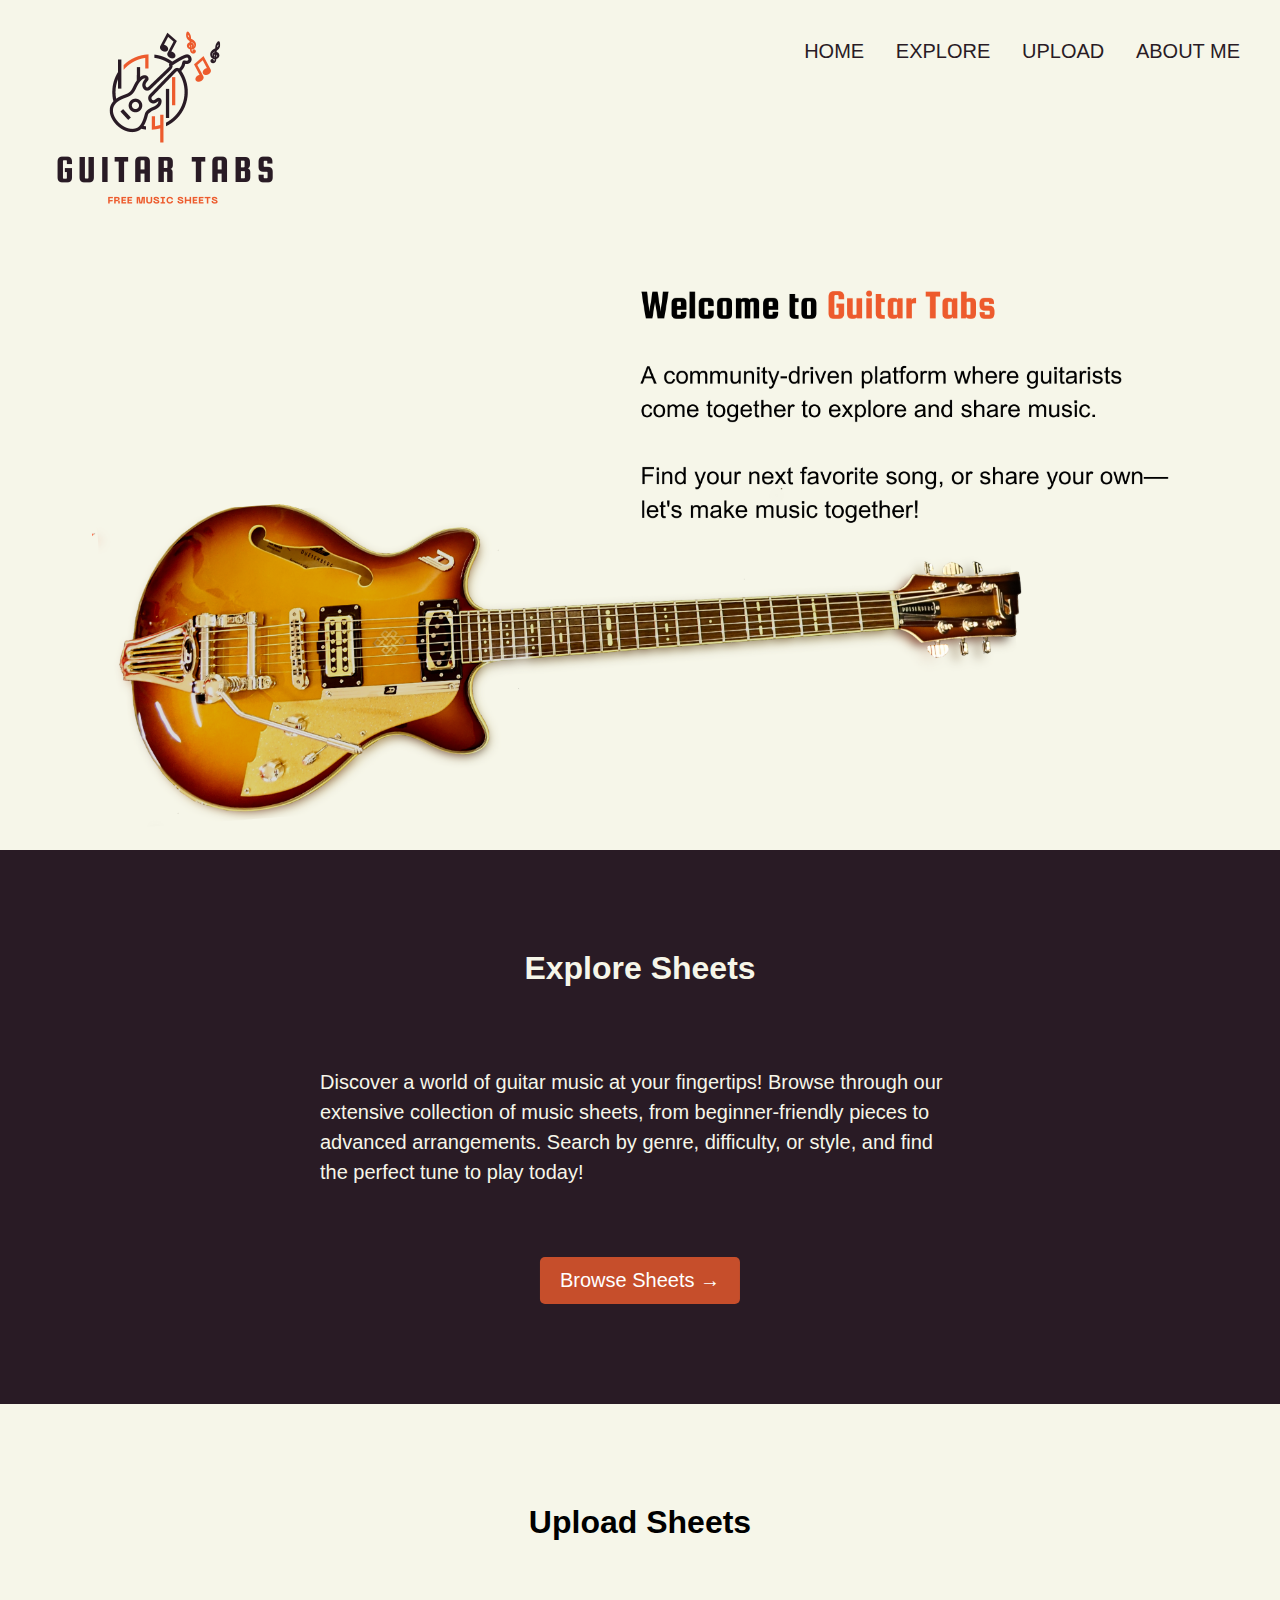
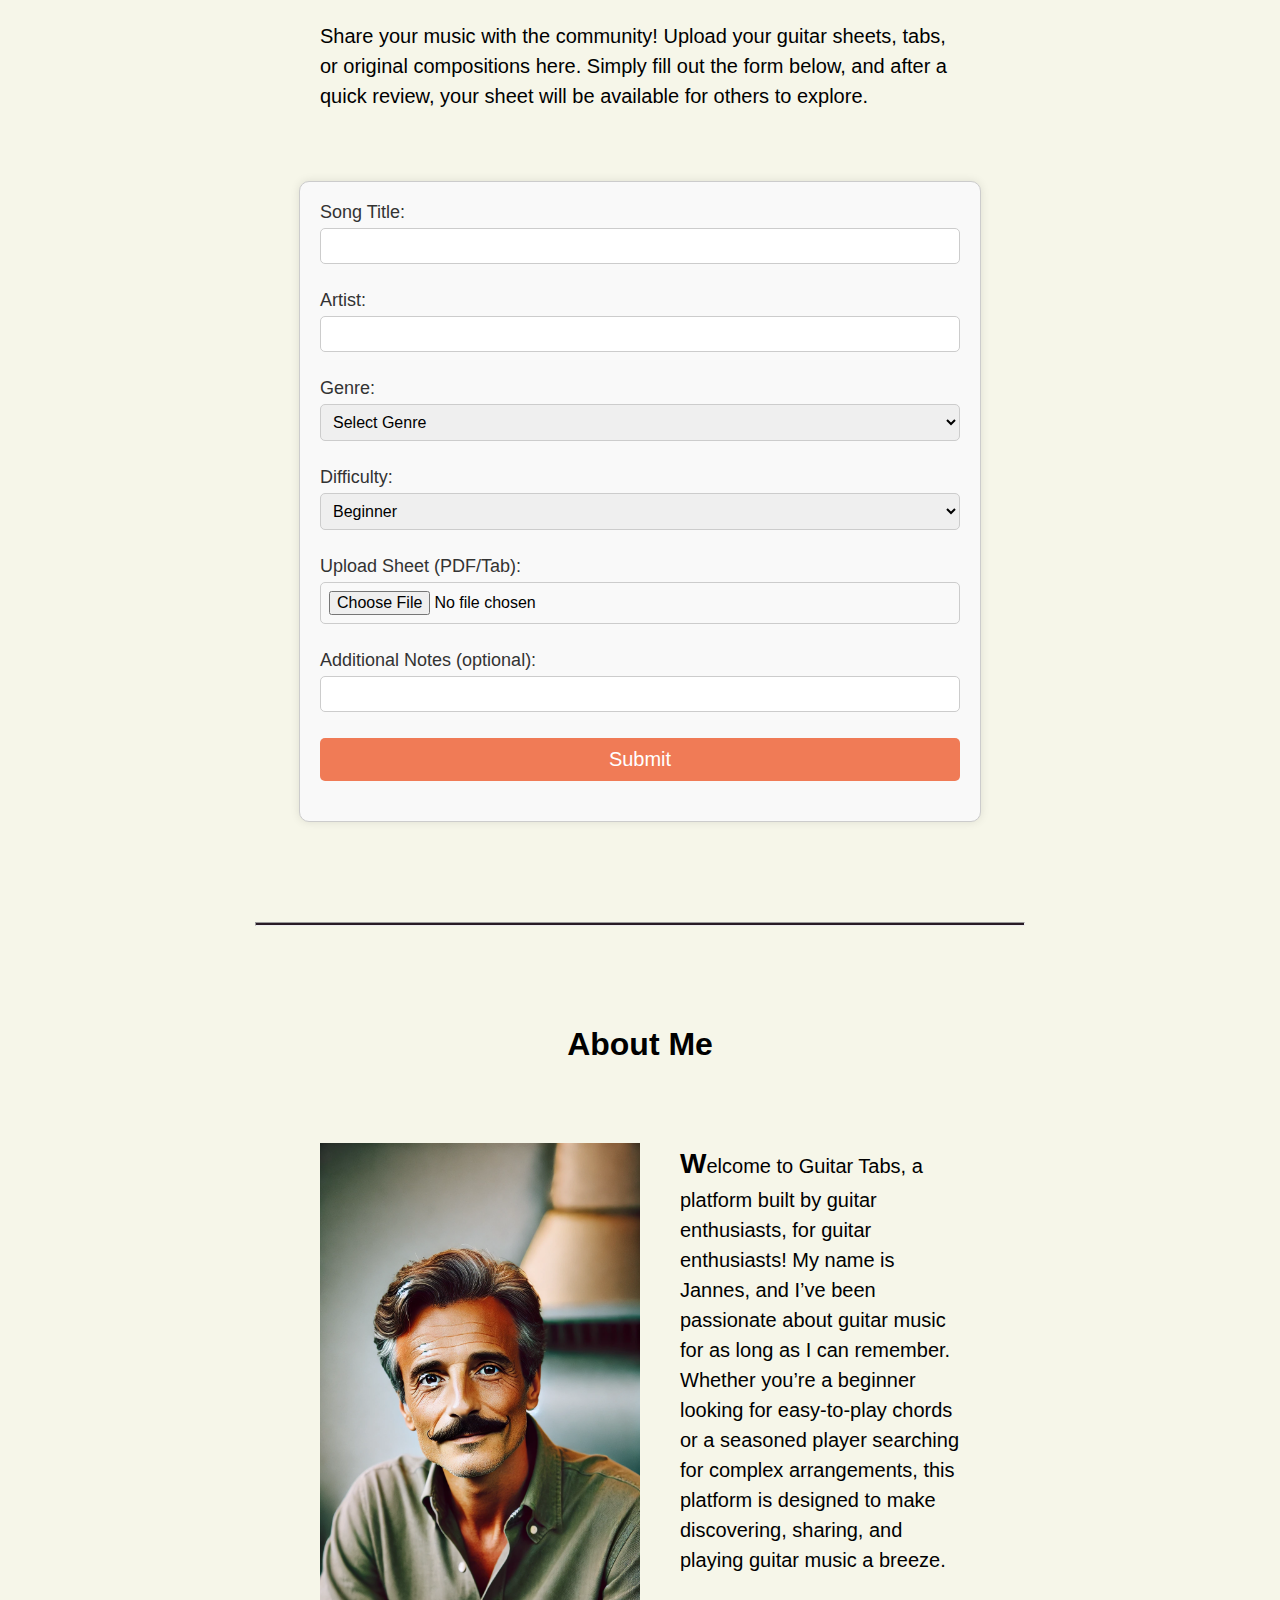
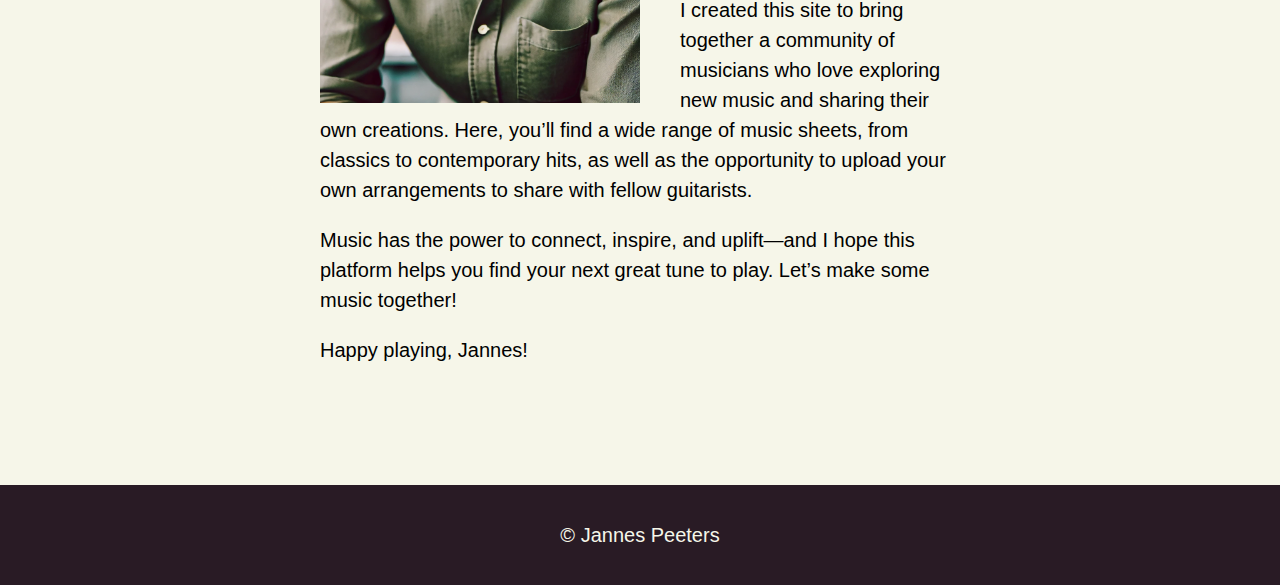
<file: labo-03/index.html>
<html lang="en">
<head>
    <meta charset="UTF-8">
    <meta name="viewport" content="width=device-width, initial-scale=1.0">
    <title>Guitar Tabs</title>

    <!-- Interne CSS -->
    <style>
        /* Styling voor alle p elementen */
        p {
            font-size: 2rem;
            line-height: 1.5;
            padding-bottom: 20px;
        }
    </style>

    <!-- Externe CSS -->
    <link rel="stylesheet" href="./css/styles.css" type="text/css">

</head>
<body>
    <header>
        <!-- Inline CSS via style attribute -->
        <img src="../public/img/logo.png" alt="Logo" style="width: 250px;">
        <nav>
            <ul>
                <li><a href="#">Home</a></li>
                <li><a href="#explore-zone">Explore</a></li>
                <li><a href="#upload-zone">Upload</a></li>
                <li><a href="#about-us">About Me</a></li>
            </ul>
        </nav>
    </header>
    <main>
        <!-- Empty section; om de 'main' image als background image in te plaatsen (zie styles.css) -->
        <section class="landing-img"></section>

        <!-- Explore Sheets -->
         <!-- 
            BEM Notation:
            - Block: Het hoofdcomponent of element (bijv. .explore)
            - Element: Een onderdeel van het block, aangegeven met twee underscores (bijv. .explore__content)
            - Modifier: Een variatie of toestand van het block of element, aangegeven met twee streepjes (bijv. .explore__content--highlighted)
        -->
        <section id="explore-zone" class="explore">
                <h2 class="explore__title">Explore Sheets</h2>
                <p class="explore__description">Discover a world of guitar music at your fingertips! Browse through our extensive collection of music sheets, from beginner-friendly pieces to advanced arrangements. Search by genre, difficulty, or style, and find the perfect tune to play today!</p>
                <button class="explore__btn">Browse Sheets &RightArrow;</button>
        </section>

        <!-- Upload Sheets -->
        <section id="upload-zone" class="upload">
                <h2 class="upload__title">Upload Sheets</h2>
                <p class="upload__description">Share your music with the community! Upload your guitar sheets, tabs, or original compositions here. Simply fill out the form below, and after a quick review, your sheet will be available for others to explore.</p>
                <form class="upload__form" action="/">
                    <label for="song-title">Song Title:</label>
                    <input type="text" id="song-title" name="song-title" required><br><br>
                    
                    <label for="artist">Artist:</label>
                    <input type="text" id="artist" name="artist" required><br><br>
                    
                    <label for="genre">Genre:</label>
                    <select id="genre" name="genre" required>
                        <option value="">Select Genre</option>
                        <option value="rock">Rock</option>
                        <option value="pop">Pop</option>
                        <option value="jazz">Jazz</option>
                        <!-- Je kan meerdere opties toevoegen -->
                    </select><br><br>
                    
                    <label for="difficulty">Difficulty:</label>
                    <select id="difficulty" name="difficulty" required>
                        <option value="beginner">Beginner</option>
                        <option value="intermediate">Intermediate</option>
                        <option value="advanced">Advanced</option>
                    </select><br><br>
                    
                    <label for="sheet-upload">Upload Sheet (PDF/Tab):</label>
                    <input type="file" id="sheet-upload" name="sheet-upload" accept=".pdf,.tab" required><br><br>
                    
                    <label for="notes">Additional Notes (optional):</label>
                    <input type="text" id="notes" name="notes"><br><br>
                    
                    <button type="submit">Submit</button>
                </form>
        </section>

        <hr>

        <!-- About us -->
        <section id="about-us" class="about">
            <article class="about__content section__content">
                <h2 class="about__title">About me</h2>
                <img src="../public/img/Marco_Donatelli.webp" alt="Avatar" title="Avatar of the website's owner" class="about__img">
                <p class="about__description">Welcome to Guitar Tabs, a platform built by guitar enthusiasts, for guitar enthusiasts! My name is Jannes, and I’ve been passionate about guitar music for as long as I can remember. Whether you’re a beginner looking for easy-to-play chords or a seasoned player searching for complex arrangements, this platform is designed to make discovering, sharing, and playing guitar music a breeze.</p>
                <p class="about__description">I created this site to bring together a community of musicians who love exploring new music and sharing their own creations. Here, you’ll find a wide range of music sheets, from classics to contemporary hits, as well as the opportunity to upload your own arrangements to share with fellow guitarists.</p>
                <p class="about__description">Music has the power to connect, inspire, and uplift—and I hope this platform helps you find your next great tune to play. Let’s make some music together!</p>
                <p class="about__description">Happy playing, Jannes!</p> 
            </article>
        </section>

    </main>
    <footer>
        <p>&copy; Jannes Peeters</p>
    </footer>
</body>
</html>
</file>
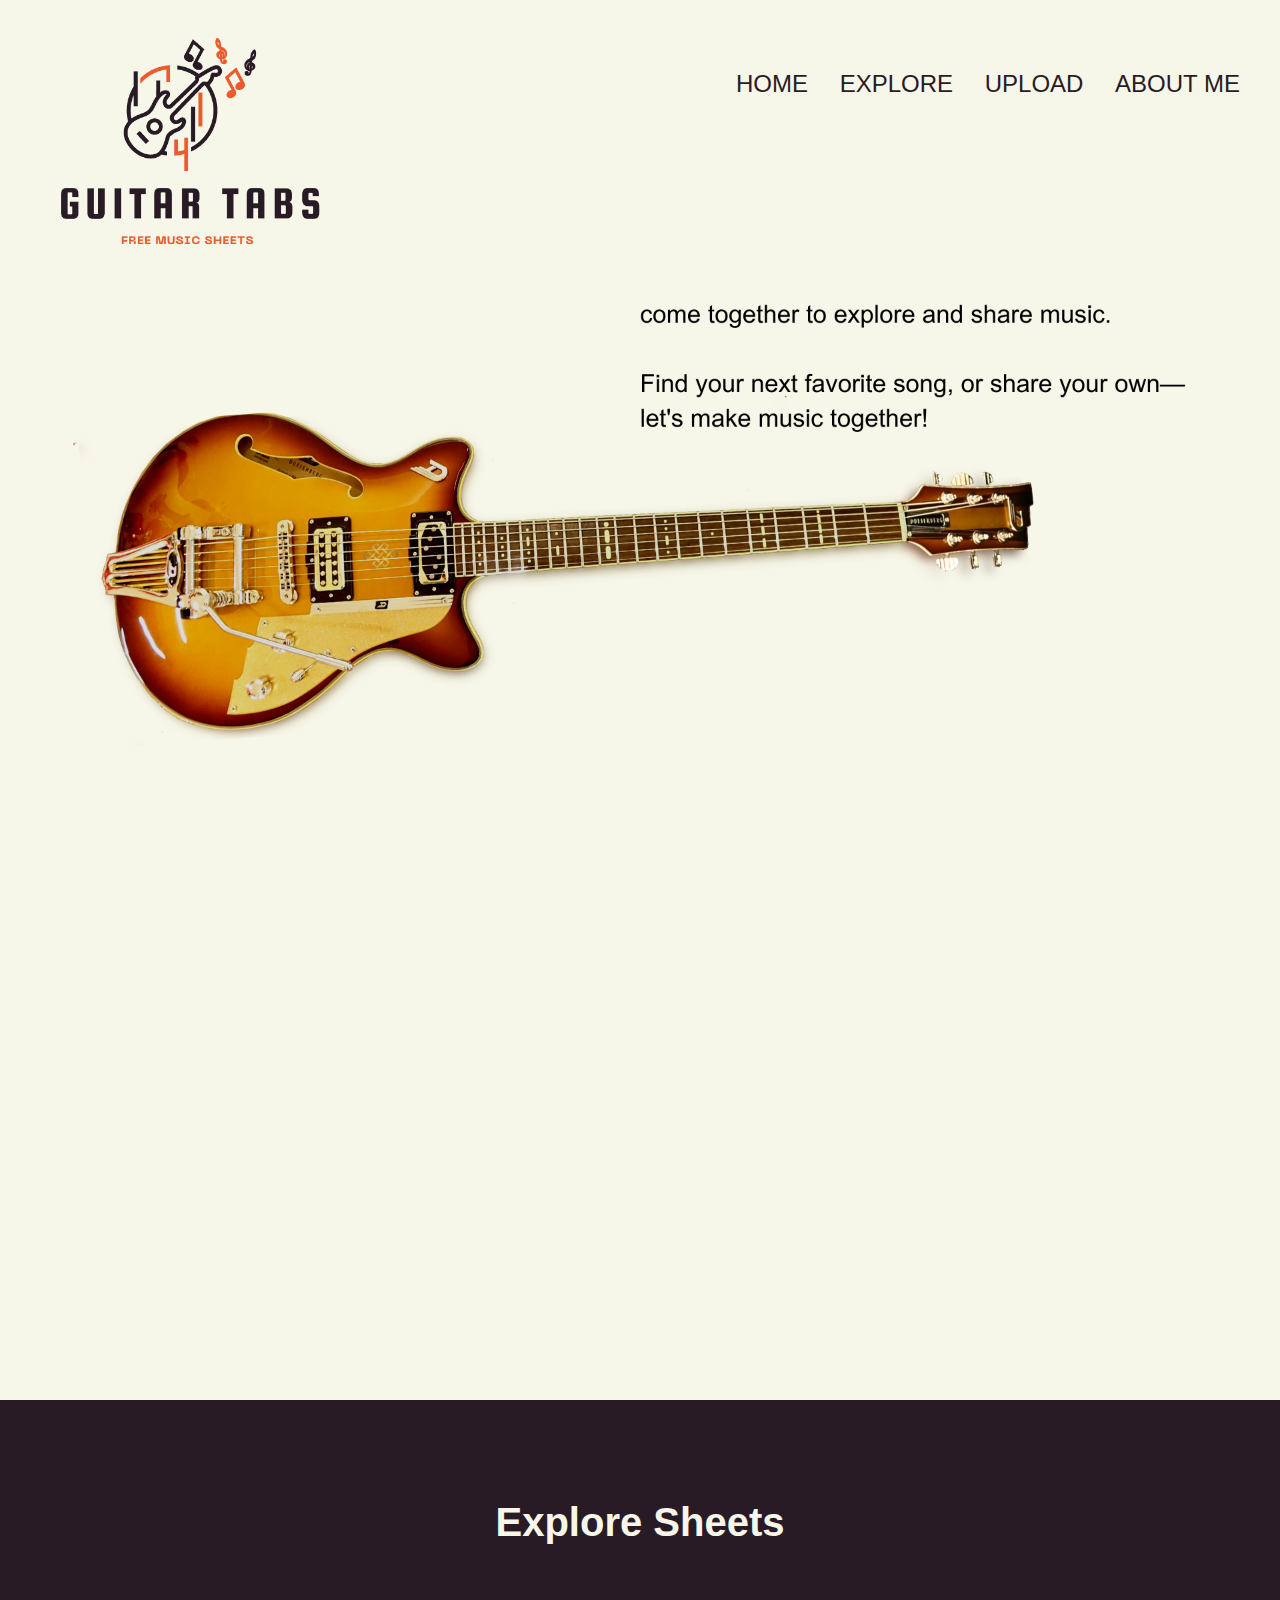
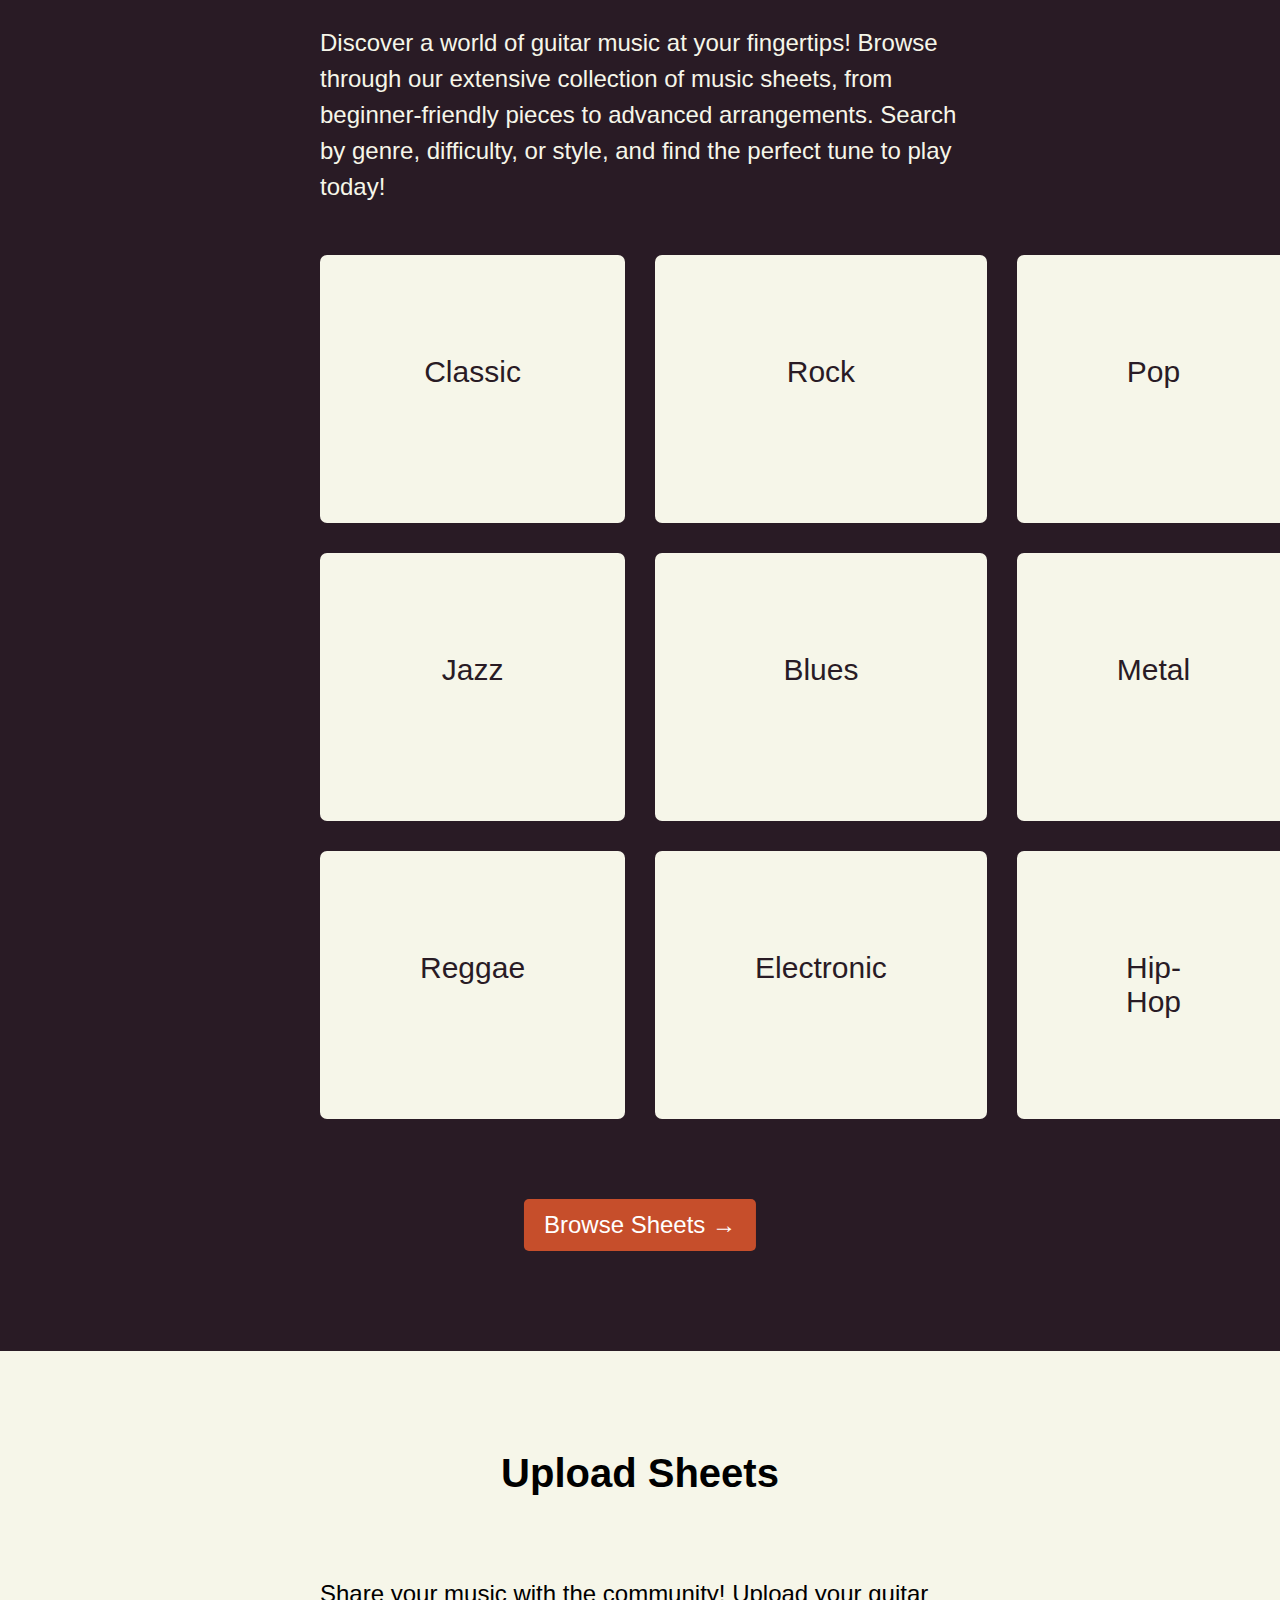
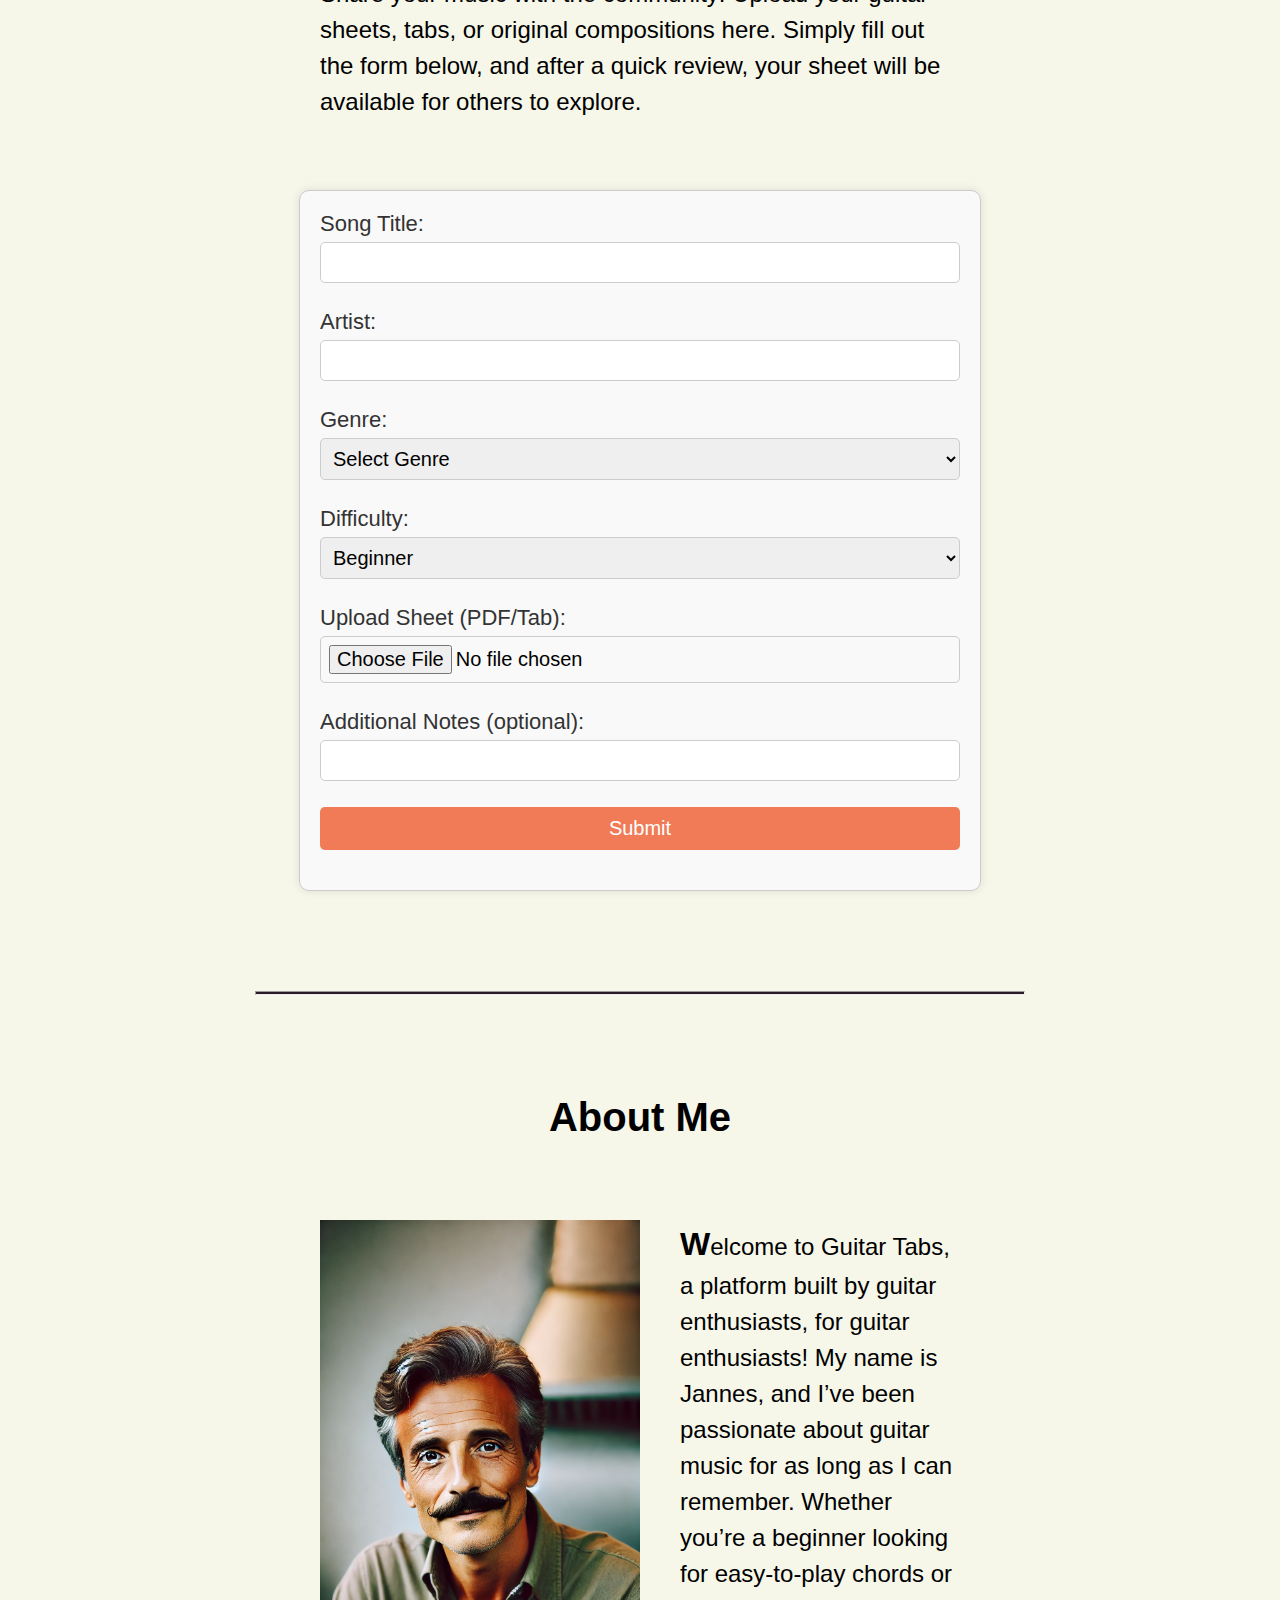
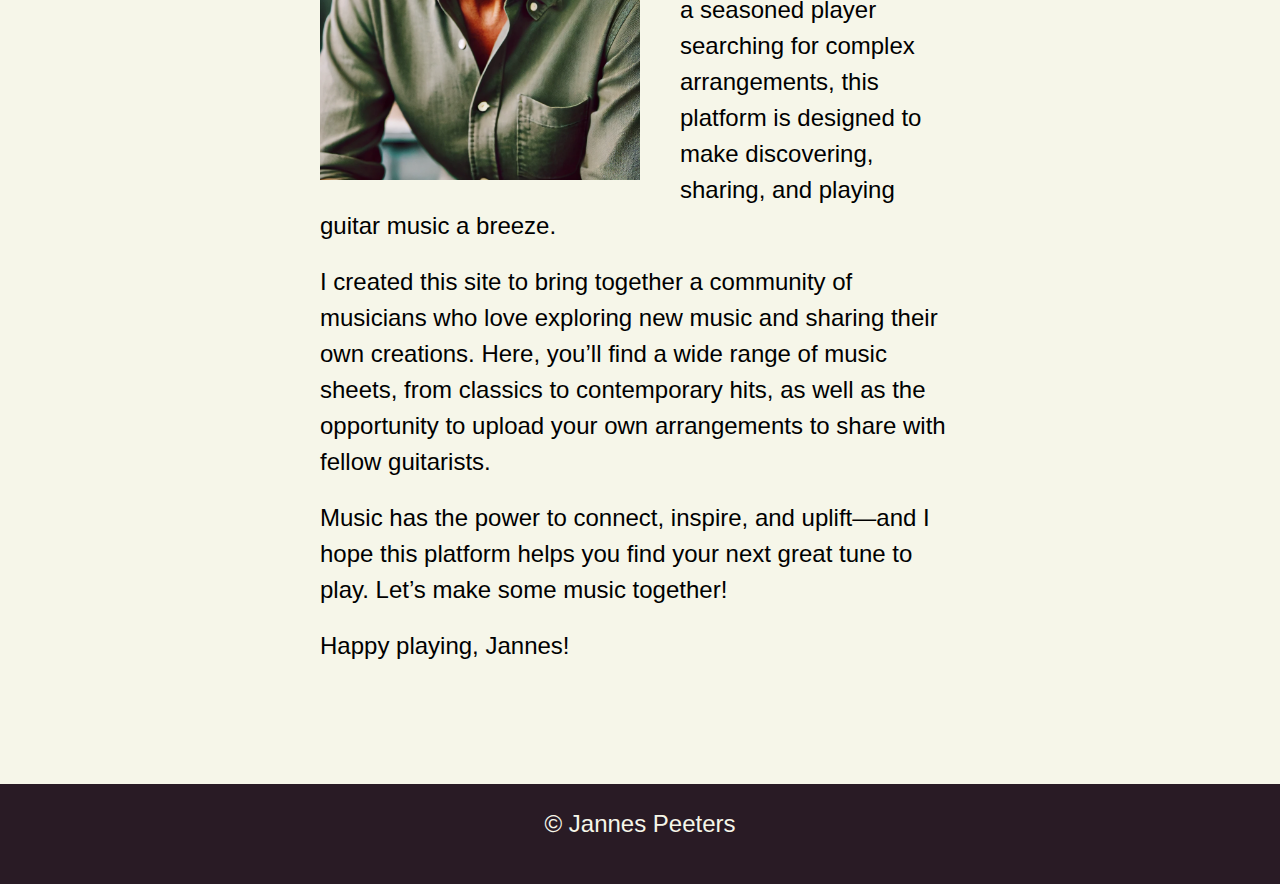
<file: labo-04/index.html>
<html lang="en">
<head>
    <meta charset="UTF-8">
    <meta name="viewport" content="width=device-width, initial-scale=1.0">
    <title>Guitar Tabs</title>

    <!-- Externe CSS -->
    <link rel="stylesheet" href="./css/styles.css" type="text/css">

</head>
<body>
    <header>
        <img src="../public/img/logo.png" alt="Logo">
        <nav>
            <ul>
                <li><a href="#">Home</a></li>
                <li><a href="#explore-zone">Explore</a></li>
                <li><a href="#upload-zone">Upload</a></li>
                <li><a href="#about-us">About Me</a></li>
            </ul>
        </nav>
    </header>
    <main>
        <!-- Empty section; om de 'main' image als background image in te plaatsen (zie styles.css) -->
        <section class="landing-img"></section>

        <!-- Explore Sheets -->
        <section id="explore-zone" class="explore">
            <h2 class="explore__title">Explore Sheets</h2>
            <p class="explore__description">Discover a world of guitar music at your fingertips! Browse through our extensive collection of music sheets, from beginner-friendly pieces to advanced arrangements. Search by genre, difficulty, or style, and find the perfect tune to play today!</p>
            <ul class="explore__grid">
                <li class="grid-item grid-item-1">Rock</li>
                <li class="grid-item grid-item-2">Pop</li>
                <li class="grid-item grid-item-3">Jazz</li>
                <li class="grid-item grid-item-4">Blues</li>
                <li class="grid-item grid-item-5">Metal</li>
                <li class="grid-item grid-item-6">Reggae</li>
                <li class="grid-item grid-item-7">Electronic</li>
                <li class="grid-item grid-item-8">Hip-Hop</li>
                <li class="grid-item grid-item-9">Classic</li>
            </ul>
            <button class="explore__btn">Browse Sheets &RightArrow;</button>
        </section>

        <!-- Upload Sheets -->
        <section id="upload-zone" class="upload">
            <h2 class="upload__title">Upload Sheets</h2>
            <p class="upload__description">Share your music with the community! Upload your guitar sheets, tabs, or original compositions here. Simply fill out the form below, and after a quick review, your sheet will be available for others to explore.</p>
            <form class="upload__form" action="/">
                <label for="song-title">Song Title:</label>
                <input type="text" id="song-title" name="song-title" required><br><br>
                
                <label for="artist">Artist:</label>
                <input type="text" id="artist" name="artist" required><br><br>
                
                <label for="genre">Genre:</label>
                <select id="genre" name="genre" required>
                    <option value="">Select Genre</option>
                    <option value="rock">Rock</option>
                    <option value="pop">Pop</option>
                    <option value="jazz">Jazz</option>
                    <!-- Je kan meerdere opties toevoegen -->
                </select><br><br>
                
                <label for="difficulty">Difficulty:</label>
                <select id="difficulty" name="difficulty" required>
                    <option value="beginner">Beginner</option>
                    <option value="intermediate">Intermediate</option>
                    <option value="advanced">Advanced</option>
                </select><br><br>
                
                <label for="sheet-upload">Upload Sheet (PDF/Tab):</label>
                <input type="file" id="sheet-upload" name="sheet-upload" accept=".pdf,.tab" required><br><br>
                
                <label for="notes">Additional Notes (optional):</label>
                <input type="text" id="notes" name="notes"><br><br>
                
                <button type="submit">Submit</button>
            </form>
        </section>

        <hr>

        <!-- About us -->
        <section id="about-us" class="about">
            <article class="about__content section__content">
                <h2 class="about__title">About me</h2>
                <img src="../public/img/Marco_Donatelli.webp" alt="Avatar" title="Avatar of the website's owner" class="about__img">
                <p class="about__description">Welcome to Guitar Tabs, a platform built by guitar enthusiasts, for guitar enthusiasts! My name is Jannes, and I’ve been passionate about guitar music for as long as I can remember. Whether you’re a beginner looking for easy-to-play chords or a seasoned player searching for complex arrangements, this platform is designed to make discovering, sharing, and playing guitar music a breeze.</p>
                <p class="about__description">I created this site to bring together a community of musicians who love exploring new music and sharing their own creations. Here, you’ll find a wide range of music sheets, from classics to contemporary hits, as well as the opportunity to upload your own arrangements to share with fellow guitarists.</p>
                <p class="about__description">Music has the power to connect, inspire, and uplift—and I hope this platform helps you find your next great tune to play. Let’s make some music together!</p>
                <p class="about__description">Happy playing, Jannes!</p> 
            </article>
        </section>

    </main>
    <footer>
        <p>&copy; Jannes Peeters</p>
    </footer>
</body>
</html>
</file>
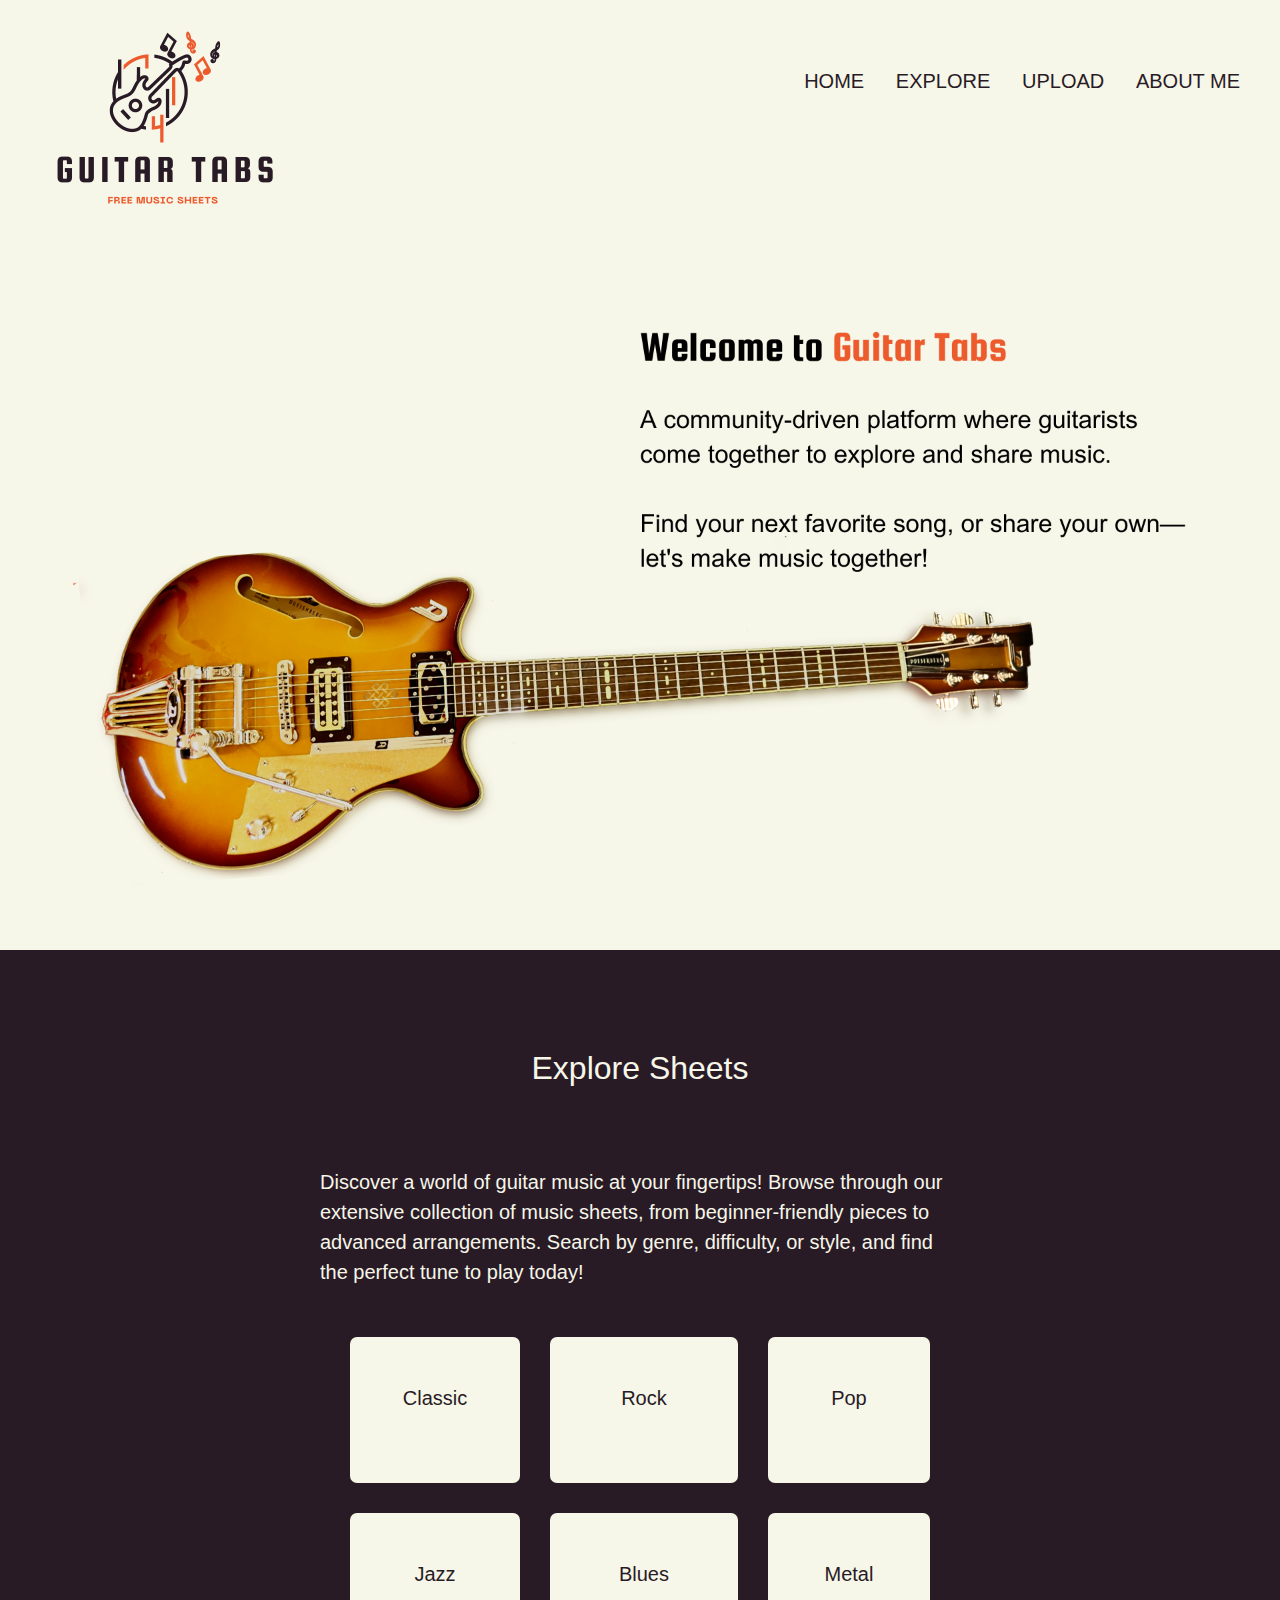
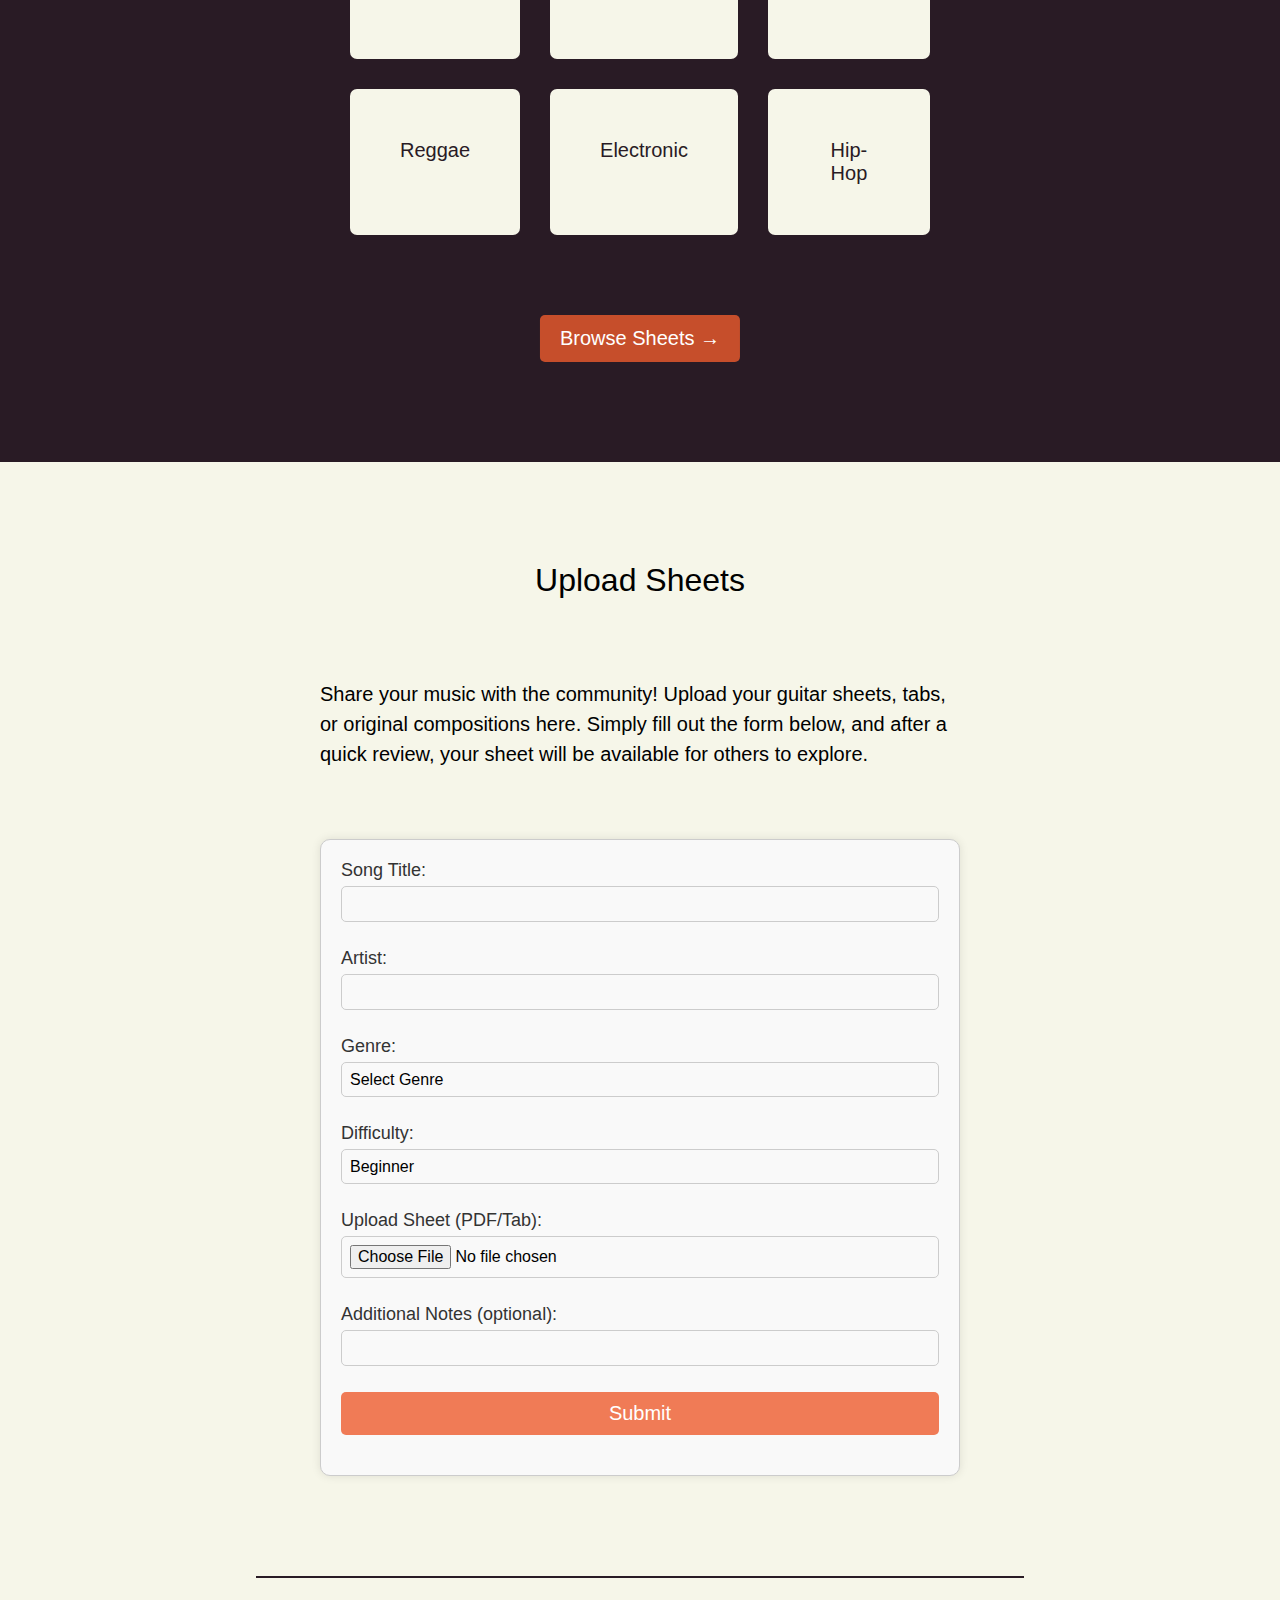
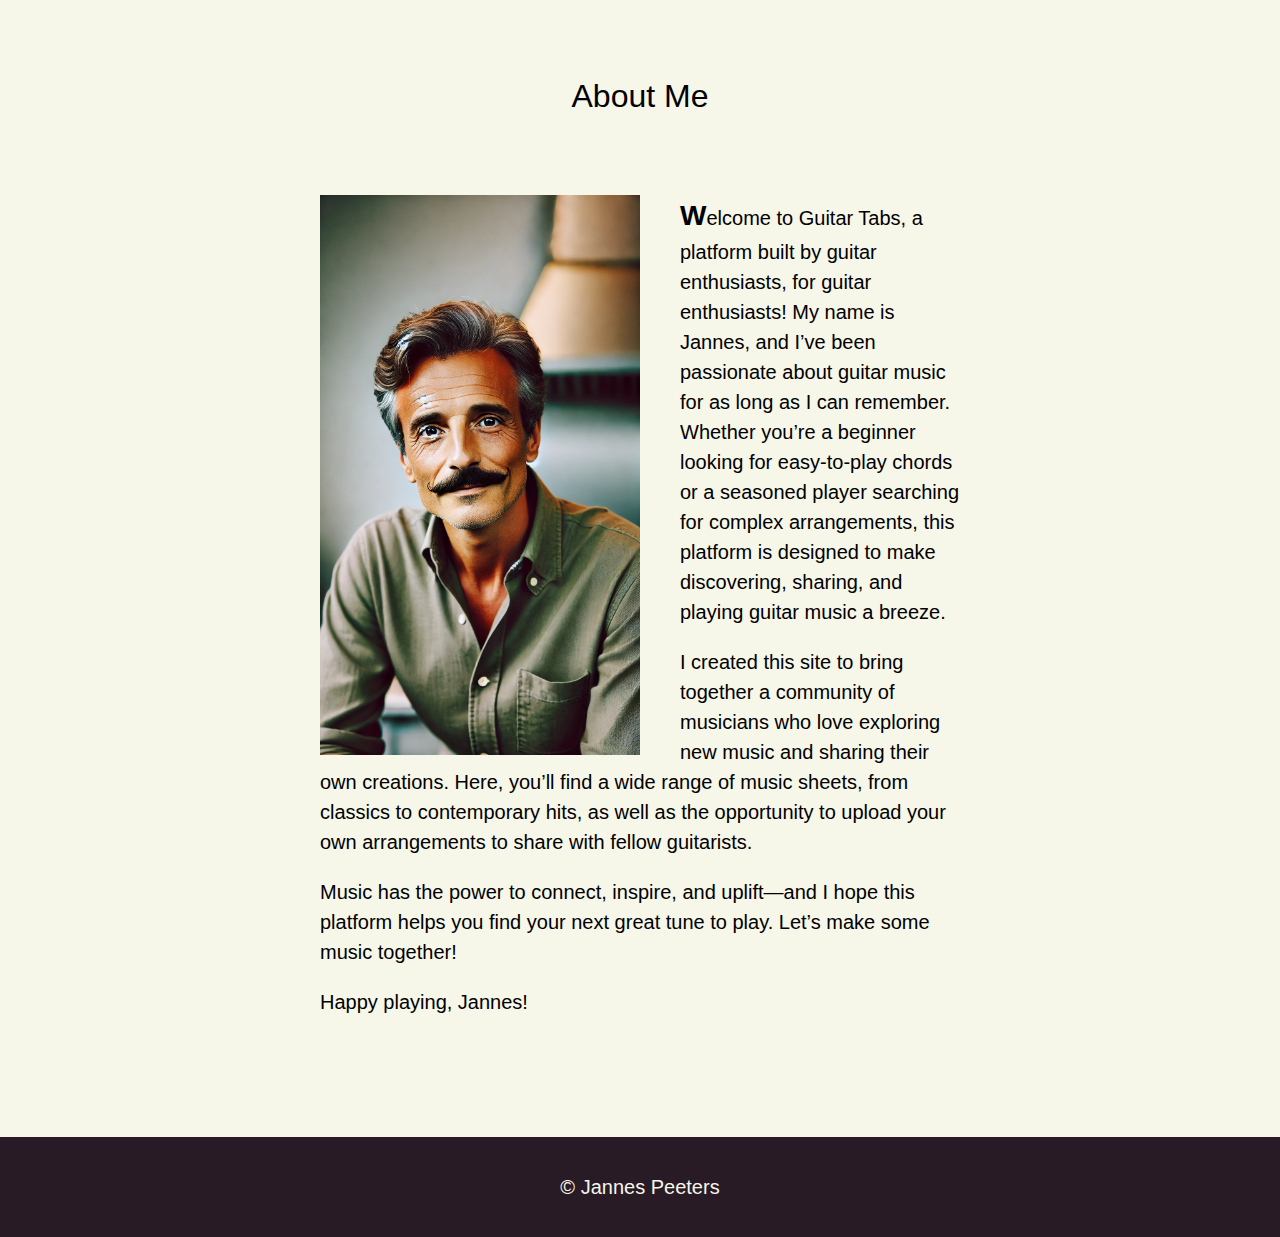
<file: labo-05/index.html>
<html lang="en">
<head>
    <meta charset="UTF-8">
    <meta name="viewport" content="width=device-width, initial-scale=1.0">
    <title>Guitar Tabs</title>

    <!-- reset.css -->
     <link rel="stylesheet" href="./css/reset.css" type="text/css">
    <!-- Eigen Styling -->
    <link rel="stylesheet" href="./css/styles.css" type="text/css">

</head>
<body>
    <header>
        <img src="../public/img/logo.png" alt="Logo">
        <nav>
            <ul>
                <li><a href="#">Home</a></li>
                <li><a href="#explore-zone">Explore</a></li>
                <li><a href="#upload-zone">Upload</a></li>
                <li><a href="#about-us">About Me</a></li>
            </ul>
        </nav>
    </header>
    <main>
        <!-- Empty section; om de 'main' image als background image in te plaatsen (zie styles.css) -->
        <section class="landing-img"></section>

        <!-- Explore Sheets -->
        <section id="explore-zone" class="explore">
            <h2 class="explore__title">Explore Sheets</h2>
            <p class="explore__description">Discover a world of guitar music at your fingertips! Browse through our extensive collection of music sheets, from beginner-friendly pieces to advanced arrangements. Search by genre, difficulty, or style, and find the perfect tune to play today!</p>
            <ul class="explore__grid">
                <li class="grid-item grid-item-1">Rock</li>
                <li class="grid-item grid-item-2">Pop</li>
                <li class="grid-item grid-item-3">Jazz</li>
                <li class="grid-item grid-item-4">Blues</li>
                <li class="grid-item grid-item-5">Metal</li>
                <li class="grid-item grid-item-6">Reggae</li>
                <li class="grid-item grid-item-7">Electronic</li>
                <li class="grid-item grid-item-8">Hip-Hop</li>
                <li class="grid-item grid-item-9">Classic</li>
            </ul>
            <button class="explore__btn">Browse Sheets &RightArrow;</button>
        </section>

        <!-- Upload Sheets -->
        <section id="upload-zone" class="upload">
            <h2 class="upload__title">Upload Sheets</h2>
            <p class="upload__description">Share your music with the community! Upload your guitar sheets, tabs, or original compositions here. Simply fill out the form below, and after a quick review, your sheet will be available for others to explore.</p>
            <form class="upload__form" action="/">
                <label for="song-title">Song Title:</label>
                <input type="text" id="song-title" name="song-title" required><br><br>
                
                <label for="artist">Artist:</label>
                <input type="text" id="artist" name="artist" required><br><br>
                
                <label for="genre">Genre:</label>
                <select id="genre" name="genre" required>
                    <option value="">Select Genre</option>
                    <option value="rock">Rock</option>
                    <option value="pop">Pop</option>
                    <option value="jazz">Jazz</option>
                    <!-- Je kan meerdere opties toevoegen -->
                </select><br><br>
                
                <label for="difficulty">Difficulty:</label>
                <select id="difficulty" name="difficulty" required>
                    <option value="beginner">Beginner</option>
                    <option value="intermediate">Intermediate</option>
                    <option value="advanced">Advanced</option>
                </select><br><br>
                
                <label for="sheet-upload">Upload Sheet (PDF/Tab):</label>
                <input type="file" id="sheet-upload" name="sheet-upload" accept=".pdf,.tab" required><br><br>
                
                <label for="notes">Additional Notes (optional):</label>
                <input type="text" id="notes" name="notes"><br><br>
                
                <button type="submit">Submit</button>
            </form>
        </section>

        <hr>

        <!-- About us -->
        <section id="about-us" class="about">
            <article class="about__content section__content">
                <h2 class="about__title">About me</h2>
                <img src="../public/img/Marco_Donatelli.webp" alt="Avatar" title="Avatar of the website's owner" class="about__img">
                <p class="about__description">Welcome to Guitar Tabs, a platform built by guitar enthusiasts, for guitar enthusiasts! My name is Jannes, and I’ve been passionate about guitar music for as long as I can remember. Whether you’re a beginner looking for easy-to-play chords or a seasoned player searching for complex arrangements, this platform is designed to make discovering, sharing, and playing guitar music a breeze.</p>
                <p class="about__description">I created this site to bring together a community of musicians who love exploring new music and sharing their own creations. Here, you’ll find a wide range of music sheets, from classics to contemporary hits, as well as the opportunity to upload your own arrangements to share with fellow guitarists.</p>
                <p class="about__description">Music has the power to connect, inspire, and uplift—and I hope this platform helps you find your next great tune to play. Let’s make some music together!</p>
                <p class="about__description">Happy playing, Jannes!</p> 
            </article>
        </section>

    </main>
    <footer>
        <p>&copy; Jannes Peeters</p>
    </footer>
</body>
</html>
</file>
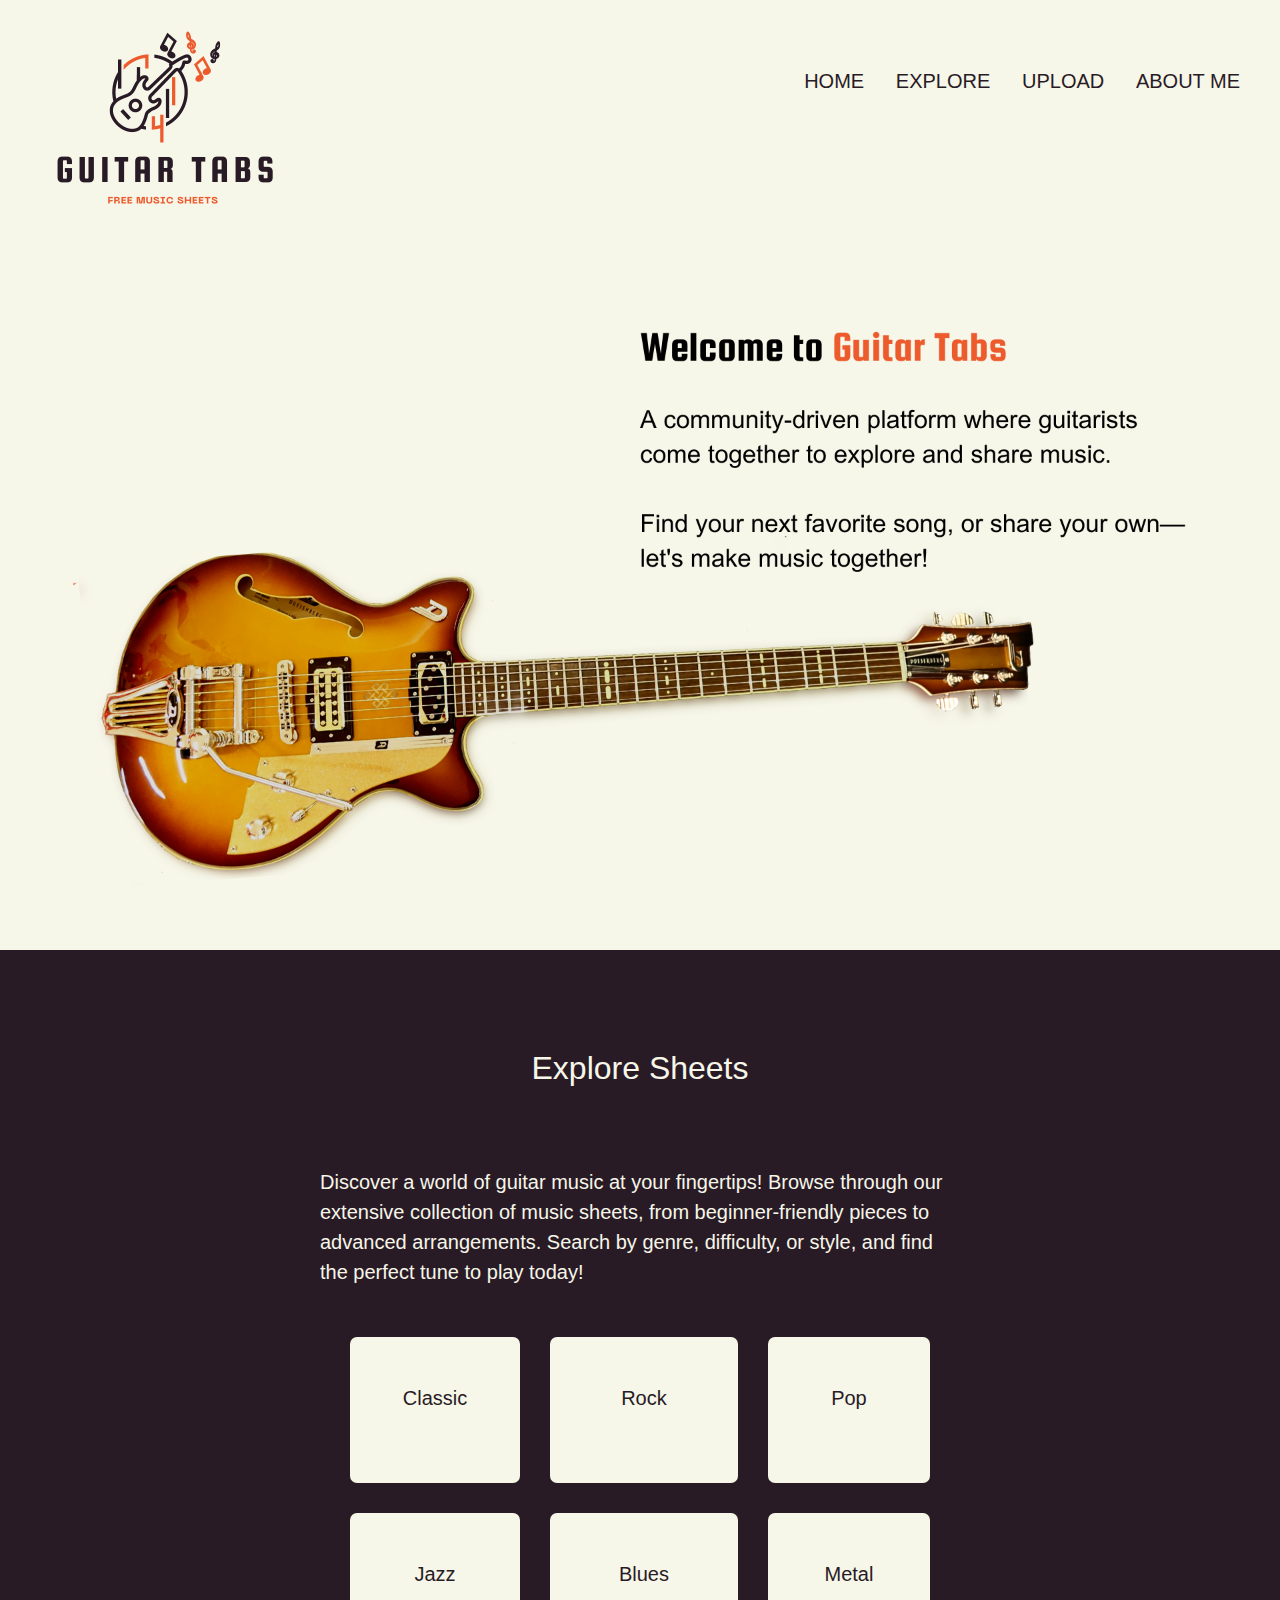
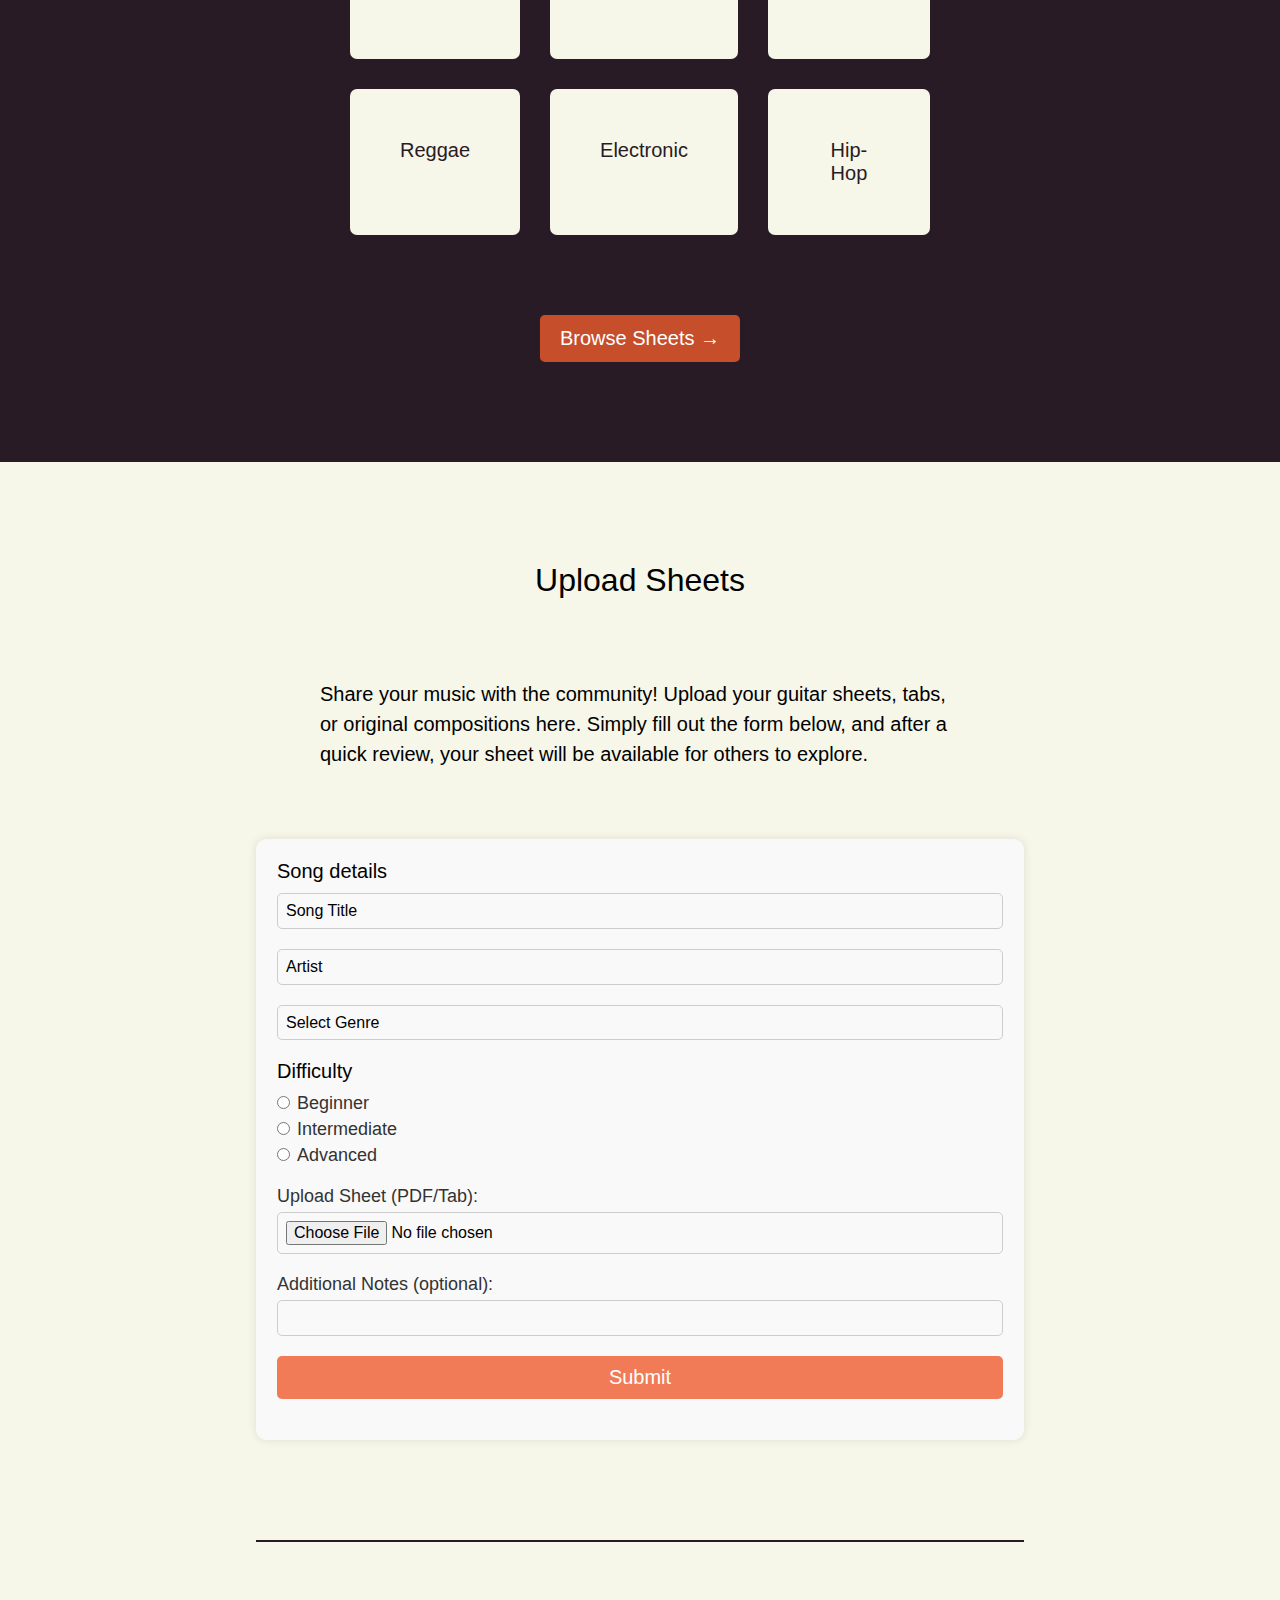
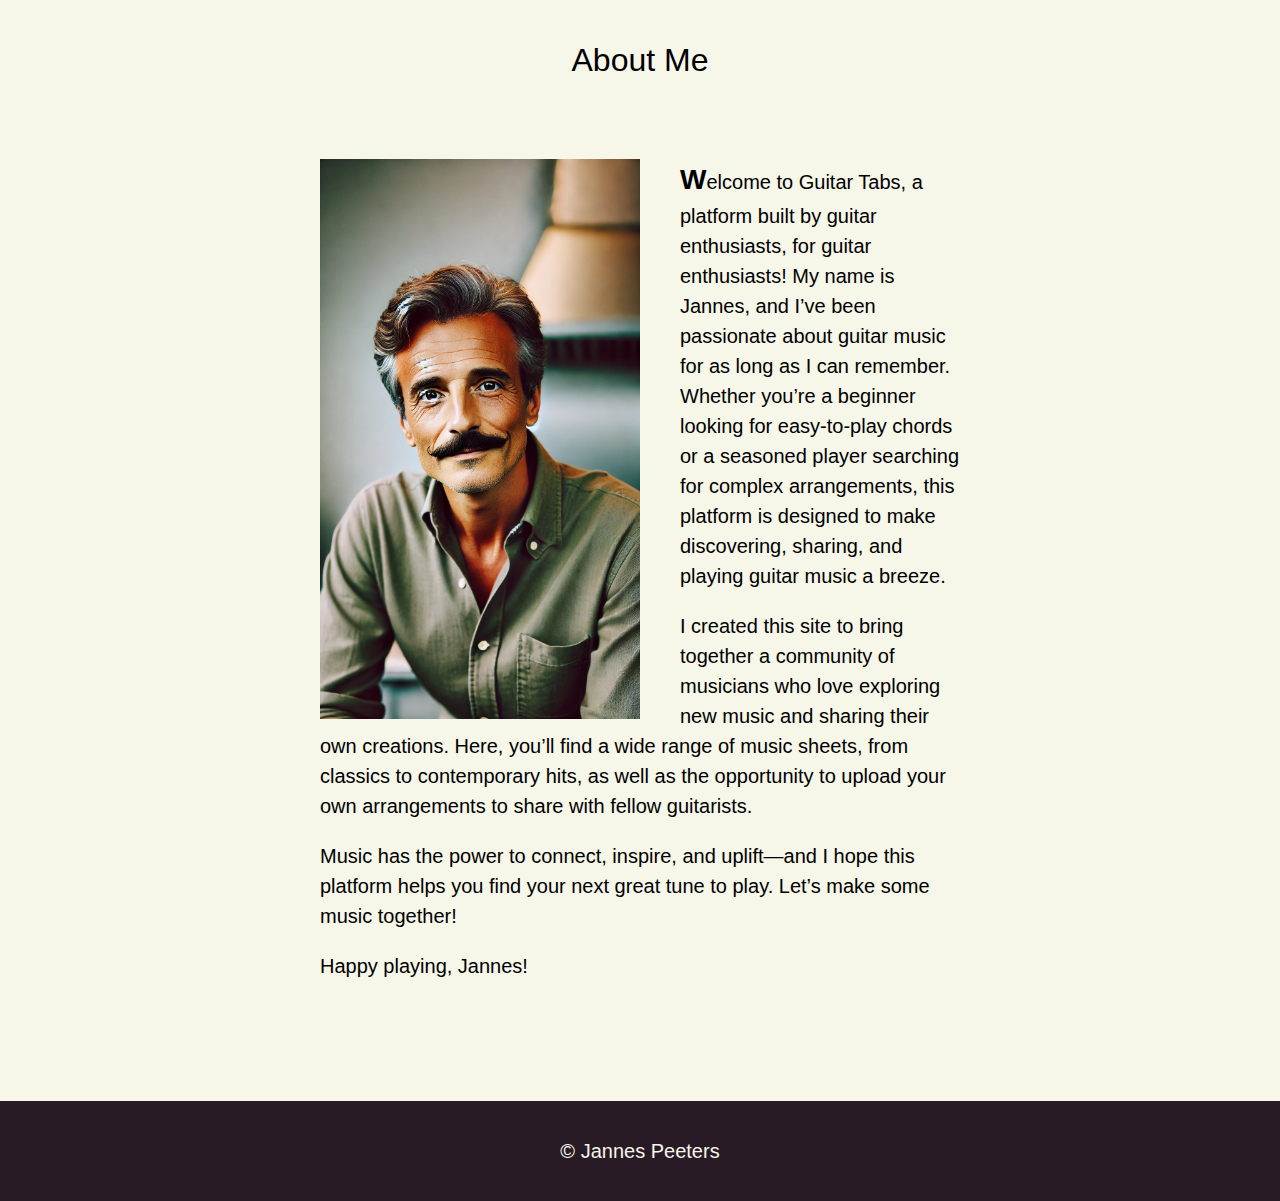
<file: labo-06/index.html>
<html lang="en">
<head>
    <meta charset="UTF-8">
    <meta name="viewport" content="width=device-width, initial-scale=1.0">
    <title>Guitar Tabs</title>

    <!-- reset.css -->
     <link rel="stylesheet" href="./css/reset.css" type="text/css">
    <!-- Eigen Styling -->
    <link rel="stylesheet" href="./css/styles.css" type="text/css">

</head>
<body>
    <header>
        <img src="../public/img/logo.png" alt="Logo">
        <nav>
            <ul>
                <li><a href="#">Home</a></li>
                <li><a href="#explore-zone">Explore</a></li>
                <li><a href="#upload-zone">Upload</a></li>
                <li><a href="#about-us">About Me</a></li>
            </ul>
        </nav>
    </header>
    <main>
        <!-- Empty section; om de 'main' image als background image in te plaatsen (zie styles.css) -->
        <section class="landing-img"></section>

        <!-- Explore Sheets -->
        <section id="explore-zone" class="explore">
            <h2 class="explore__title">Explore Sheets</h2>
            <p class="explore__description">Discover a world of guitar music at your fingertips! Browse through our extensive collection of music sheets, from beginner-friendly pieces to advanced arrangements. Search by genre, difficulty, or style, and find the perfect tune to play today!</p>
            <ul class="explore__grid">
                <li class="grid-item grid-item-1">Rock</li>
                <li class="grid-item grid-item-2">Pop</li>
                <li class="grid-item grid-item-3">Jazz</li>
                <li class="grid-item grid-item-4">Blues</li>
                <li class="grid-item grid-item-5">Metal</li>
                <li class="grid-item grid-item-6">Reggae</li>
                <li class="grid-item grid-item-7">Electronic</li>
                <li class="grid-item grid-item-8">Hip-Hop</li>
                <li class="grid-item grid-item-9">Classic</li>
            </ul>
            <button class="explore__btn">Browse Sheets &RightArrow;</button>
        </section>

        <!-- Upload Sheets -->
        <section id="upload-zone" class="upload">
            <h2 class="upload__title">Upload Sheets</h2>
            <p class="upload__description">Share your music with the community! Upload your guitar sheets, tabs, or original compositions here. Simply fill out the form below, and after a quick review, your sheet will be available for others to explore.</p>
            <!-- Wanneer het formulier wordt ingediend, voeren we de action uit: "/" -> we navigeren naar path 'localhost:5500/' via een GET request -->
            <form class="upload__form" action="/" method="GET">
                <!-- Met fieldset kunnen we inputvelden groeperen -->
                <fieldset>
                    <!-- Een groepje inputvelden kunnen we een titel geven met het html element '<legeng>' -->
                    <legend>Song details</legend>
                    <input type="text" id="song-title" name="song-title" placeholder="Song Title" required>
                    
                    <input type="text" id="artist" name="artist" placeholder="Artist" required>
                    
                    <select id="genre" name="genre" required>
                        <option value="">Select Genre</option>
                        <option value="rock">Rock</option>
                        <option value="pop">Pop</option>
                        <option value="jazz">Jazz</option>
                        <!-- Je kan meerdere opties toevoegen -->
                    </select>
                </fieldset>
                
                <fieldset class="group_difficulty">
                    <legend>Difficulty</legend>
                    <label><input type="radio" name="difficulty" id="radio_diff">Beginner</label>
                    <label><input type="radio" name="difficulty" id="radio_diff">Intermediate</label>
                    <label><input type="radio" name="difficulty" id="radio_diff">Advanced</label>
                </fieldset>
                
                
                <label for="sheet-upload">Upload Sheet (PDF/Tab):</label>
                <input type="file" id="sheet-upload" name="sheet-upload" accept=".pdf,.tab" required>
                
                <label for="notes">Additional Notes (optional):</label>
                <input type="text" id="notes" name="notes">
                
                <button type="submit">Submit</button>
            </form>
        </section>

        <hr>

        <!-- About us -->
        <section id="about-us" class="about">
            <article class="about__content section__content">
                <h2 class="about__title">About me</h2>
                <img src="../public/img/Marco_Donatelli.webp" alt="Avatar" title="Avatar of the website's owner" class="about__img">
                <p class="about__description">Welcome to Guitar Tabs, a platform built by guitar enthusiasts, for guitar enthusiasts! My name is Jannes, and I’ve been passionate about guitar music for as long as I can remember. Whether you’re a beginner looking for easy-to-play chords or a seasoned player searching for complex arrangements, this platform is designed to make discovering, sharing, and playing guitar music a breeze.</p>
                <p class="about__description">I created this site to bring together a community of musicians who love exploring new music and sharing their own creations. Here, you’ll find a wide range of music sheets, from classics to contemporary hits, as well as the opportunity to upload your own arrangements to share with fellow guitarists.</p>
                <p class="about__description">Music has the power to connect, inspire, and uplift—and I hope this platform helps you find your next great tune to play. Let’s make some music together!</p>
                <p class="about__description">Happy playing, Jannes!</p> 
            </article>
        </section>

    </main>
    <footer>
        <p>&copy; Jannes Peeters</p>
    </footer>
</body>
</html>
</file>
<file: labo-03/css/styles.css>
/* -------------------- */
/* External Style Sheet */
/* -------------------- */

/* -------------------- */
/* -- Globale Styling -- */
/* -------------------- */

/* --- Selecteer alle elementen */
* {
    font-family: Arial, Helvetica, sans-serif;

    /* Default font-size is 16px */
    /* Pro Tip: zet font-size here to 62.5% */
    /* Then you can work with rem everywhere */
    font-size: 62.5%;
    margin: 0;
    padding: 0;
}


/* --- Root selector: eerste element in document (html) */
:root {
    background-color: #f6f6e9;
}

/* --- Type selector: html elementen */
li {
    list-style-type: none;
}

h2 {
    font-size: 3.2rem;
    margin-bottom: 80px;
    text-transform: capitalize;
    text-align: center;
}

/* -------------------- */
/* ------ Header ------ */
/* -------------------- */

/* Child selector: direct kind van ander element */
header > img {
    width: 200px;
    margin-left: 40px;
    
}

nav {
    position: absolute;
    right: 40px;
    top: 40px;
}

/* Descendant selector:  */
nav li {
    display: inline;
    margin-left: 30px;
}

/* Je kan beiden ook combineren ('li' is een descendant van 'nav' en 'a' is een direct kind van 'li') */
nav li > a {
    text-decoration: none;
    text-transform: uppercase;
    color: #291b25;
    font-size: 2rem;
}

/* Pseudoklassen: voorgeprogrammeerde classes die actief we actief kunnen maken */
nav > ul > li:first-child {
    margin-left: 0px;
}

nav a:hover {
    color: #ed5b2d;
}

nav a:active {
    color: #ed5b2d;
}


/* -------------------- */
/* ------- Main ------- */
/* -------------------- */
section {
    width: 100%;
    padding-bottom: 100px;
    padding-top: 100px;
}

.landing-img {
    background-image: url(../../public/img/landingPage_img.png);
    height: 400px;
    background-size: contain; /* Zorgt ervoor dat de afbeelding volledig in het element past zonder te vervormen */
    background-position: center; /* Plaatst de afbeelding gecentreerd in het element */
    background-repeat: no-repeat; /* Voorkomt dat de afbeelding herhaald wordt */
}

section > p {
    width: 50%;

    /* CSS Trucje om content te centeren */
    position: relative;
    left: 50%;
    transform: translateX(-50%);
}

/* ----- Section: Explore Sheets */

/* Class selectors */
.explore__btn {
    margin-top: 50px;
    width: auto;
    padding: 12px 20px;
    background-color: rgb(237, 91, 45, .8);
    color: white;
    border: none;
    border-radius: 5px;
    font-size: 2rem;
    cursor: pointer;

    position: relative;
    left: 50%;
    transform: translateX(-50%);
}
.explore__btn:hover {
    background-color: #ed5b2d;
}

/* Id selectors */
#explore-zone {
    background-color: #291b25;
    color: #f6f6e9;
}

/* ----- Section divider */

hr {
    width: 60%;
    height: 2px;
    background-color: #291b25;
    position: relative;
    left: 50%;
    transform: translateX(-50%);
}

/* ----- Section: About me */

form {
    width: 50%;
    margin: 50 auto 0;
    padding: 20px;
    border: 1px solid #ccc;
    border-radius: 10px;
    background-color: #f9f9f9;
    box-shadow: 0 0 10px rgba(0, 0, 0, 0.1);
}

form label {
    display: block;
    font-size: 1.8rem;
    margin-bottom: 5px;
    color: #333;
}

/* Attributen: alle elementen met gespecifieerde attribuut */
form input[type="text"],
form select,
form input[type="file"] {
    width: 100%;
    padding: 8px;
    margin-bottom: 15px;
    border: 1px solid #ccc;
    border-radius: 5px;
    box-sizing: border-box;
    font-size: 1.6rem;
}

form select {
    cursor: pointer;
}

form button[type="submit"] {
    width: 100%;
    padding: 10px;
    background-color: rgb(237, 91, 45, .8);
    color: white;
    border: none;
    border-radius: 5px;
    font-size: 2rem;
    cursor: pointer;
}

form button[type="submit"]:hover {
    background-color: #ed5b2d;
}

form input[type="text"],
form select,
form input[type="file"],
form button {
    margin-bottom: 20px;
}

form input[type="text"]:focus,
form select:focus,
form input[type="file"]:focus {
    border-color: #007bff;
    outline: none;
}

/* ----- Section: About me */

#about-us .about__content {
    width: 50%;
    position: relative;
    left: 50%;
    transform: translate(-50%);
}

#about-us img {
    width: 320px;
    float: left;
    margin-right: 40px;
}

/* Pseudo-elementen: specifiek onderdeel van element (::) */
#about-us p:first-of-type::first-letter {
    font-size: 2.8rem;
    font-weight: bold;
}


/* -------------------- */
/* ------ Footer ------ */
/* -------------------- */
footer {
    width: 100%;
    height: 100px;
    background-color: #291b25;
}

footer > p {
    color: #f6f6e9;
    text-align: center;
    position: relative;
    left: 50%;
    top: 50%;
    transform: translate(-50%,-50%);
    padding: 0px;
}
</file>
<file: labo-04/css/styles.css>
/* -------------------- */
/* External Style Sheet */
/* -------------------- */

/* -------------------- */
/* -- Globale Styling -- */
/* -------------------- */

/* --- Selecteer alle elementen */
* {
    font-family: Arial, Helvetica, sans-serif;

    /* Default font-size is 16px */
    /* Pro Tip: zet font-size here to 62.5% */
    /* Then you can work with rem everywhere */
    font-size: 62.5%;
    margin: 0;
    padding: 0;
}


/* --- Root selector: eerste element in document (html) */
:root {
    background-color: #f6f6e9;
}

/* --- Type selector: html elementen */
li {
    list-style-type: none;
}

h2 {
    font-size: 4rem;
    margin-bottom: 80px;
    text-transform: capitalize;
    text-align: center;
}

p {
    font-size: 2.4rem;
    line-height: 1.5;
    padding-bottom: 20px;
}

/* -------------------- */
/* -- Body Grid Setup -- */
/* -------------------- */
body {
    display: grid; /* we vertellen de browser dat we een grid layout willen toepasen op de elementen binnen ons body element. */
    grid-template-rows: auto 1fr auto; /* Header neemt hoogte van zijn kinderen in beslag, main neemt alle resterende ruimte in beslag, we nemen hoogte van footer over */
    grid-template-columns: 1fr; /* We hebben slechts 1 kolom nodig */
    grid-template-areas:
        "header" /* eerste rij wordt volledig benut door header */
        "main" /* tweede rij wordt volledig benut door main */
        "footer"; /* derde rij wordt volledig benut door footer */
    min-height: 100vh; /* De layout moet minimaal de volledige hoogte van ons scherm innemen */
}

/* We labelen onze elementen met de grid-area's die we in onze template hebben geplaatst */
header {
    grid-area: header;
}

main {
    grid-area: main;
}

footer {
    grid-area: footer;
}



/* -------------------- */
/* ------ Header ------ */
/* -------------------- */

/* We kunnen ook onze header in een grid layout plaatsen */
/* zo kunnen we de position: absolute verwijderen uit onze nav styling */
header {
    display: grid;
    grid-template-columns: 300px auto;
    justify-content: space-between; /* horizontale plaatsing */
    align-items: stretch; /* verticale plaatsing */
    margin: 0 40px; /* we voegen 40px marge toe lang links en rechts */
}

nav {
    margin-top: 70px;
}


/* Child selector: direct kind van ander element */
header > img {
    width: 300px;
}

/* Descendant selector:  */
nav li {
    display: inline;
    margin-left: 30px;
}

/* Je kan beiden ook combineren ('li' is een descendant van 'nav' en 'a' is een direct kind van 'li') */
nav li > a {
    text-decoration: none;
    text-transform: uppercase;
    color: #291b25;
    font-size: 2.4rem;
}

/* Pseudoklassen: voorgeprogrammeerde classes die actief we actief kunnen maken */
nav > ul > li:first-child {
    margin-left: 0px;
}

nav a:hover {
    color: #ed5b2d;
}

nav a:active {
    color: #ed5b2d;
}


/* -------------------- */
/* ------- Main ------- */
/* -------------------- */
section {
    width: 100%;
    padding-bottom: 100px;
    padding-top: 100px;
}

.landing-img {
    background-image: url(../../public/img/landingPage_img.png);
    height: 900px;
    background-size: contain; /* Zorgt ervoor dat de afbeelding volledig in het element past zonder te vervormen */
    background-position: center; /* Plaatst de afbeelding gecentreerd in het element */
    background-repeat: no-repeat; /* Voorkomt dat de afbeelding herhaald wordt */
    background-position: 0 -150px; /* Verschuift de afbeelding naar links (0px) en omhoog (-150px) */
}

section > p {
    width: 50%;

    /* CSS Trucje om content te centeren */
    position: relative;
    left: 50%;
    transform: translateX(-50%);
}

/* ----- Section: Explore Sheets */

/* Class selectors */
.explore__btn {
    margin-top: 50px;
    width: auto;
    padding: 12px 20px;
    background-color: rgb(237, 91, 45, .8);
    color: white;
    border: none;
    border-radius: 5px;
    font-size: 2.4rem;
    cursor: pointer;

    position: relative;
    left: 50%;
    transform: translateX(-50%);
}
.explore__btn:hover {
    background-color: #ed5b2d;
}

/* Id selectors */
#explore-zone {
    background-color: #291b25;
    color: #f6f6e9;
}

/* -------------------------- */
/* -- Genres Grid Styling -- */
/* -------------------------- */
.explore__grid {
    width: 50%;
    display: grid;
    /* speel eens met aantal rijen en kolommen */
    grid-template-columns: 1fr 1fr 1fr; /* fr = fractie beschikbare ruimte */
    grid-template-rows: repeat(3, 1fr); /* repeat(3, 1fr) = 1fr 1fr 1fr */
    gap: 3rem; /* ruimte tussen grid items */
    /* column-gap: 3rem */
    /* row-gap: 3rem */
    padding: 3rem;

    position: relative;
    left: 50%;
    transform: translateX(-50%);
}

.explore__grid .grid-item {
    padding: 10rem;
    color: #291b25;
    font-size: 3rem;
    text-align: center;
    background-color: #f6f6e9;
    border-radius: 7px;
}

.explore__grid .grid-item:hover {
    background-color: #ed5b2d;
    color: #f6f6e9;
    cursor: pointer;
}

/* Grid items positioneren */
.grid-item-9 {
    grid-column: 1 / 2; /* begin op lijn 1, eindig lijn 2 */
    grid-row: 1 / 2;
}

.grid-item-1 {
    grid-column: 2 / span 1; /* begin op lijn 2, neem 2 columns in beslag */
    grid-row: 1 / 2;
}


/* ----- Section divider */

hr {
    width: 60%;
    height: 2px;
    background-color: #291b25;
    position: relative;
    left: 50%;
    transform: translateX(-50%);
}

/* ----- Section: About me */

form {
    width: 50%;
    margin: 50 auto 0;
    padding: 20px;
    border: 1px solid #ccc;
    border-radius: 10px;
    background-color: #f9f9f9;
    box-shadow: 0 0 10px rgba(0, 0, 0, 0.1);
}

form label {
    display: block;
    font-size: 2.2rem;
    margin-bottom: 5px;
    color: #333;
}

/* Attributen: alle elementen met gespecifieerde attribuut */
form input[type="text"],
form select,
form input[type="file"] {
    width: 100%;
    padding: 8px;
    margin-bottom: 15px;
    border: 1px solid #ccc;
    border-radius: 5px;
    box-sizing: border-box;
    font-size: 2rem;
}

form select {
    cursor: pointer;
}

form button[type="submit"] {
    width: 100%;
    padding: 10px;
    background-color: rgb(237, 91, 45, .8);
    color: white;
    border: none;
    border-radius: 5px;
    font-size: 2rem;
    cursor: pointer;
}

form button[type="submit"]:hover {
    background-color: #ed5b2d;
}

form input[type="text"],
form select,
form input[type="file"],
form button {
    margin-bottom: 20px;
}

form input[type="text"]:focus,
form select:focus,
form input[type="file"]:focus {
    border-color: #007bff;
    outline: none;
}

/* ----- Section: About me */

#about-us .about__content {
    width: 50%;
    position: relative;
    left: 50%;
    transform: translate(-50%);
}

#about-us img {
    width: 320px;
    float: left;
    margin-right: 40px;
}

/* Pseudo-elementen: specifiek onderdeel van element (::) */
.about__content > p:first-of-type::first-letter {
    font-size: 3.2rem;
    font-weight: bold;
}


/* -------------------- */
/* ------ Footer ------ */
/* -------------------- */
footer {
    width: 100%;
    height: 100px;
    background-color: #291b25;
}

footer > p {
    color: #f6f6e9;
    text-align: center;
    position: relative;
    left: 50%;
    top: 50%;
    transform: translate(-50%,-50%);
}
</file>
<file: labo-05/css/styles.css>
/* -------------------- */
/* External Style Sheet */
/* -------------------- */

/* -------------------- */
/* -- Globale Styling -- */
/* -------------------- */

/* --- Selecteer alle elementen */
* {
    font-family: Arial, Helvetica, sans-serif;

    /* Default font-size is 16px */
    /* Pro Tip: zet font-size here to 62.5% */
    /* Then you can work with rem everywhere */
    font-size: 62.5%;
    margin: 0;
    padding: 0;
}


/* --- Root selector: eerste element in document (html) */
:root {
    background-color: #f6f6e9;
}

/* --- Type selector: html elementen */
li {
    list-style-type: none;
}

h2 {
    font-size: 3.2rem;
    margin-bottom: 80px;
    text-transform: capitalize;
    text-align: center;
}

p {
    font-size: 2rem;
    line-height: 1.5;
    padding-bottom: 20px;
}

/* -------------------- */
/* -- Body Grid Setup -- */
/* -------------------- */
body {
    display: grid; /* we vertellen de browser dat we een grid layout willen toepasen op de elementen binnen ons body element. */
    grid-template-rows: auto 1fr auto; /* Header neemt hoogte van zijn kinderen in beslag, main neemt alle resterende ruimte in beslag, we nemen hoogte van footer over */
    grid-template-columns: 1fr; /* We hebben slechts 1 kolom nodig */
    grid-template-areas:
        "header" /* eerste rij wordt volledig benut door header */
        "main" /* tweede rij wordt volledig benut door main */
        "footer"; /* derde rij wordt volledig benut door footer */
    min-height: 100vh; /* De layout moet minimaal de volledige hoogte van ons scherm innemen */
}

/* We labelen onze elementen met de grid-area's die we in onze template hebben geplaatst */
header {
    grid-area: header;
}

main {
    grid-area: main;
}

footer {
    grid-area: footer;
}



/* -------------------- */
/* ------ Header ------ */
/* -------------------- */

/* We kunnen ook onze header in een grid layout plaatsen */
/* zo kunnen we de position: absolute verwijderen uit onze nav styling */
header {
    display: grid;
    grid-template-columns: 300px auto;
    justify-content: space-between; /* horizontale plaatsing */
    align-items: stretch; /* verticale plaatsing */
    margin: 0 40px; /* we voegen 40px marge toe lang links en rechts */
}

nav {
    margin-top: 70px;
}


/* Child selector: direct kind van ander element */
header > img {
    width: 250px;
}

/* Descendant selector:  */
nav li {
    display: inline;
    margin-left: 30px;
}

/* Je kan beiden ook combineren ('li' is een descendant van 'nav' en 'a' is een direct kind van 'li') */
nav li > a {
    text-decoration: none;
    text-transform: uppercase;
    color: #291b25;
    font-size: 2rem;
}

/* Pseudoklassen: voorgeprogrammeerde classes die actief we actief kunnen maken */
nav > ul > li:first-child {
    margin-left: 0px;
}

nav a:hover {
    color: #ed5b2d;
}

nav a:active {
    color: #ed5b2d;
}


/* -------------------- */
/* ------- Main ------- */
/* -------------------- */
section {
    width: 100%;
    padding-bottom: 100px;
    padding-top: 100px;
}

.landing-img {
    background-image: url(../../public/img/landingPage_img.png);
    height: 700px;
    background-size: contain; /* Zorgt ervoor dat de afbeelding volledig in het element past zonder te vervormen */
    background-position: center; /* Plaatst de afbeelding gecentreerd in het element */
    background-repeat: no-repeat; /* Voorkomt dat de afbeelding herhaald wordt */
}

section > p {
    width: 50%;

    /* CSS Trucje om content te centeren */
    position: relative;
    left: 50%;
    transform: translateX(-50%);
}

/* ----- Section: Explore Sheets */

/* Class selectors */
.explore__btn {
    margin-top: 50px;
    width: auto;
    padding: 12px 20px;
    background-color: rgb(237, 91, 45, .8);
    color: white;
    border: none;
    border-radius: 5px;
    font-size: 2rem;
    cursor: pointer;

    position: relative;
    left: 50%;
    transform: translateX(-50%);
}
.explore__btn:hover {
    background-color: #ed5b2d;
}

/* Id selectors */
#explore-zone {
    background-color: #291b25;
    color: #f6f6e9;
}

/* -------------------------- */
/* -- Genres Grid Styling -- */
/* -------------------------- */
.explore__grid {
    width: 50%;
    display: grid;
    /* speel eens met aantal rijen en kolommen */
    grid-template-columns: 1fr 1fr 1fr; /* fr = fractie beschikbare ruimte */
    grid-template-rows: repeat(3, 1fr); /* repeat(3, 1fr) = 1fr 1fr 1fr */
    gap: 3rem; /* ruimte tussen grid items */
    /* column-gap: 3rem */
    /* row-gap: 3rem */
    padding: 3rem;

    position: relative;
    left: 50%;
    transform: translateX(-50%);
}

.explore__grid .grid-item {
    padding: 5rem;
    color: #291b25;
    font-size: 2rem;
    text-align: center;
    background-color: #f6f6e9;
    border-radius: 7px;
}

.explore__grid .grid-item:hover {
    background-color: #ed5b2d;
    color: #f6f6e9;
    cursor: pointer;
}

/* Grid items positioneren */
.grid-item-9 {
    grid-column: 1 / 2; /* begin op lijn 1, eindig lijn 2 */
    grid-row: 1 / 2;
}

.grid-item-1 {
    grid-column: 2 / span 1; /* begin op lijn 2, neem 2 columns in beslag */
    grid-row: 1 / 2;
}


/* ----- Section divider */

hr {
    width: 60%;
    height: 2px;
    background-color: #291b25;
    position: relative;
    left: 50%;
    transform: translateX(-50%);
}

/* ----- Section: About me */

form {
    width: 50%;
    margin: 50 auto 0;
    padding: 20px;
    border: 1px solid #ccc;
    border-radius: 10px;
    background-color: #f9f9f9;
    box-shadow: 0 0 10px rgba(0, 0, 0, 0.1);
}

form label {
    display: block;
    font-size: 1.8rem;
    margin-bottom: 5px;
    color: #333;
}

/* Attributen: alle elementen met gespecifieerde attribuut */
form input[type="text"],
form select,
form input[type="file"] {
    width: 100%;
    padding: 8px;
    margin-bottom: 15px;
    border: 1px solid #ccc;
    border-radius: 5px;
    box-sizing: border-box;
    font-size: 1.6rem;
}

form select {
    cursor: pointer;
}

form button[type="submit"] {
    width: 100%;
    padding: 10px;
    background-color: rgb(237, 91, 45, .8);
    color: white;
    border: none;
    border-radius: 5px;
    font-size: 2rem;
    cursor: pointer;
    text-align: center;
}

form button[type="submit"]:hover {
    background-color: #ed5b2d;
}

form input[type="text"],
form select,
form input[type="file"],
form button {
    margin-bottom: 20px;
}

form input[type="text"]:focus,
form select:focus,
form input[type="file"]:focus {
    border-color: #007bff;
    outline: none;
}

/* ----- Section: About me */

#about-us .about__content {
    width: 50%;
    position: relative;
    left: 50%;
    transform: translate(-50%);
}

#about-us img {
    width: 320px;
    float: left;
    margin-right: 40px;
}

/* Pseudo-elementen: specifiek onderdeel van element (::) */
.about__content > p:first-of-type::first-letter {
    font-size: 2.8rem;
    font-weight: bold;
}


/* -------------------- */
/* ------ Footer ------ */
/* -------------------- */
footer {
    width: 100%;
    height: 100px;
    background-color: #291b25;
}

footer > p {
    color: #f6f6e9;
    text-align: center;
    position: relative;
    left: 50%;
    top: 50%;
    transform: translate(-50%,-50%);
    padding: 0;
}
</file>
<file: labo-06/css/styles.css>
/* -------------------- */
/* External Style Sheet */
/* -------------------- */

/* -------------------- */
/* -- Globale Styling -- */
/* -------------------- */

/* --- Selecteer alle elementen */
* {
    font-family: Arial, Helvetica, sans-serif;

    /* Default font-size is 16px */
    /* Pro Tip: zet font-size here to 62.5% */
    /* Then you can work with rem everywhere */
    font-size: 62.5%;
    margin: 0;
    padding: 0;
}


/* --- Root selector: eerste element in document (html) */
:root {
    background-color: #f6f6e9;
}

/* --- Type selector: html elementen */
li {
    list-style-type: none;
}

h2 {
    font-size: 3.2rem;
    margin-bottom: 80px;
    text-transform: capitalize;
    text-align: center;
}

p {
    font-size: 2rem;
    line-height: 1.5;
    padding-bottom: 20px;
}

/* -------------------- */
/* -- Body Grid Setup -- */
/* -------------------- */
body {
    display: grid; /* we vertellen de browser dat we een grid layout willen toepasen op de elementen binnen ons body element. */
    grid-template-rows: auto 1fr auto; /* Header neemt hoogte van zijn kinderen in beslag, main neemt alle resterende ruimte in beslag, we nemen hoogte van footer over */
    grid-template-columns: 1fr; /* We hebben slechts 1 kolom nodig */
    grid-template-areas:
        "header" /* eerste rij wordt volledig benut door header */
        "main" /* tweede rij wordt volledig benut door main */
        "footer"; /* derde rij wordt volledig benut door footer */
    min-height: 100vh; /* De layout moet minimaal de volledige hoogte van ons scherm innemen */
}

/* We labelen onze elementen met de grid-area's die we in onze template hebben geplaatst */
header {
    grid-area: header;
}

main {
    grid-area: main;
}

footer {
    grid-area: footer;
}



/* -------------------- */
/* ------ Header ------ */
/* -------------------- */

/* We kunnen ook onze header in een grid layout plaatsen */
/* zo kunnen we de position: absolute verwijderen uit onze nav styling */
header {
    display: grid;
    grid-template-columns: 300px auto;
    justify-content: space-between; /* horizontale plaatsing */
    align-items: stretch; /* verticale plaatsing */
    margin: 0 40px; /* we voegen 40px marge toe lang links en rechts */
}

nav {
    margin-top: 70px;
}


/* Child selector: direct kind van ander element */
header > img {
    width: 250px;
}

/* Descendant selector:  */
nav li {
    display: inline;
    margin-left: 30px;
}

/* Je kan beiden ook combineren ('li' is een descendant van 'nav' en 'a' is een direct kind van 'li') */
nav li > a {
    text-decoration: none;
    text-transform: uppercase;
    color: #291b25;
    font-size: 2rem;
}

/* Pseudoklassen: voorgeprogrammeerde classes die actief we actief kunnen maken */
nav > ul > li:first-child {
    margin-left: 0px;
}

nav a:hover {
    color: #ed5b2d;
}

nav a:active {
    color: #ed5b2d;
}


/* -------------------- */
/* ------- Main ------- */
/* -------------------- */
section {
    width: 100%;
    padding-bottom: 100px;
    padding-top: 100px;
}

.landing-img {
    background-image: url(../../public/img/landingPage_img.png);
    height: 700px;
    background-size: contain; /* Zorgt ervoor dat de afbeelding volledig in het element past zonder te vervormen */
    background-position: center; /* Plaatst de afbeelding gecentreerd in het element */
    background-repeat: no-repeat; /* Voorkomt dat de afbeelding herhaald wordt */
}

section > p {
    width: 50%;

    /* CSS Trucje om content te centeren */
    position: relative;
    left: 50%;
    transform: translateX(-50%);
}

/* ----- Section: Explore Sheets */

/* Class selectors */
.explore__btn {
    margin-top: 50px;
    width: auto;
    padding: 12px 20px;
    background-color: rgb(237, 91, 45, .8);
    color: white;
    border: none;
    border-radius: 5px;
    font-size: 2rem;
    cursor: pointer;

    position: relative;
    left: 50%;
    transform: translateX(-50%);
}
.explore__btn:hover {
    background-color: #ed5b2d;
}

/* Id selectors */
#explore-zone {
    background-color: #291b25;
    color: #f6f6e9;
}

/* -------------------------- */
/* -- Genres Grid Styling -- */
/* -------------------------- */
.explore__grid {
    width: 50%;
    display: grid;
    /* speel eens met aantal rijen en kolommen */
    grid-template-columns: 1fr 1fr 1fr; /* fr = fractie beschikbare ruimte */
    grid-template-rows: repeat(3, 1fr); /* repeat(3, 1fr) = 1fr 1fr 1fr */
    gap: 3rem; /* ruimte tussen grid items */
    /* column-gap: 3rem */
    /* row-gap: 3rem */
    padding: 3rem;

    position: relative;
    left: 50%;
    transform: translateX(-50%);
}

.explore__grid .grid-item {
    padding: 5rem;
    color: #291b25;
    font-size: 2rem;
    text-align: center;
    background-color: #f6f6e9;
    border-radius: 7px;
}

.explore__grid .grid-item:hover {
    background-color: #ed5b2d;
    color: #f6f6e9;
    cursor: pointer;
}

/* Grid items positioneren */
.grid-item-9 {
    grid-column: 1 / 2; /* begin op lijn 1, eindig lijn 2 */
    grid-row: 1 / 2;
}

.grid-item-1 {
    grid-column: 2 / span 1; /* begin op lijn 2, neem 2 columns in beslag */
    grid-row: 1 / 2;
}


/* ----- Section divider */

hr {
    width: 60%;
    height: 2px;
    background-color: #291b25;
    position: relative;
    left: 50%;
    transform: translateX(-50%);
}

/* ----- Section: About me */

form {
    width: 60%;
    margin: 50 auto 0;
    padding: 20px;
    border: 1px solid #f9f9f9;
    border-radius: 10px;
    background-color: #f9f9f9;
    box-shadow: 0 0 10px rgba(0, 0, 0, 0.1);
}

form legend {
    font-size: 2rem;
    margin-bottom: 1rem;
}

form label {
    display: block;
    font-size: 1.8rem;
    margin-bottom: 5px;
    color: #333;
}

/* Attributen: alle elementen met gespecifieerde attribuut */
form input[type="text"],
form select,
form input[type="file"] {
    width: 100%;
    padding: 8px;
    margin-bottom: 15px;
    border: 1px solid #ccc;
    border-radius: 5px;
    box-sizing: border-box;
    font-size: 1.6rem;
}

form select {
    cursor: pointer;
}

.group_difficulty {
    font-size: 1.6rem;
    margin-bottom: 1.5rem;
}
form input[type="radio"] {
    appearance: radio;
    margin-right: 7px;
}

form button[type="submit"] {
    width: 100%;
    padding: 10px;
    background-color: rgb(237, 91, 45, .8);
    color: white;
    border: none;
    border-radius: 5px;
    font-size: 2rem;
    cursor: pointer;
    text-align: center;
}

form button[type="submit"]:hover {
    background-color: #ed5b2d;
}

form input[type="text"],
form select,
form input[type="file"],
form button {
    margin-bottom: 20px;
}

form input[type="text"]:focus,
form select:focus,
form input[type="file"]:focus {
    border-color: #007bff;
    outline: none;
}

/* ----- Section: About me */

#about-us .about__content {
    width: 50%;
    position: relative;
    left: 50%;
    transform: translate(-50%);
}

#about-us img {
    width: 320px;
    float: left;
    margin-right: 40px;
}

/* Pseudo-elementen: specifiek onderdeel van element (::) */
.about__content > p:first-of-type::first-letter {
    font-size: 2.8rem;
    font-weight: bold;
}


/* -------------------- */
/* ------ Footer ------ */
/* -------------------- */
footer {
    width: 100%;
    height: 100px;
    background-color: #291b25;
}

footer > p {
    color: #f6f6e9;
    text-align: center;
    position: relative;
    left: 50%;
    top: 50%;
    transform: translate(-50%,-50%);
    padding: 0;
}
</file>
